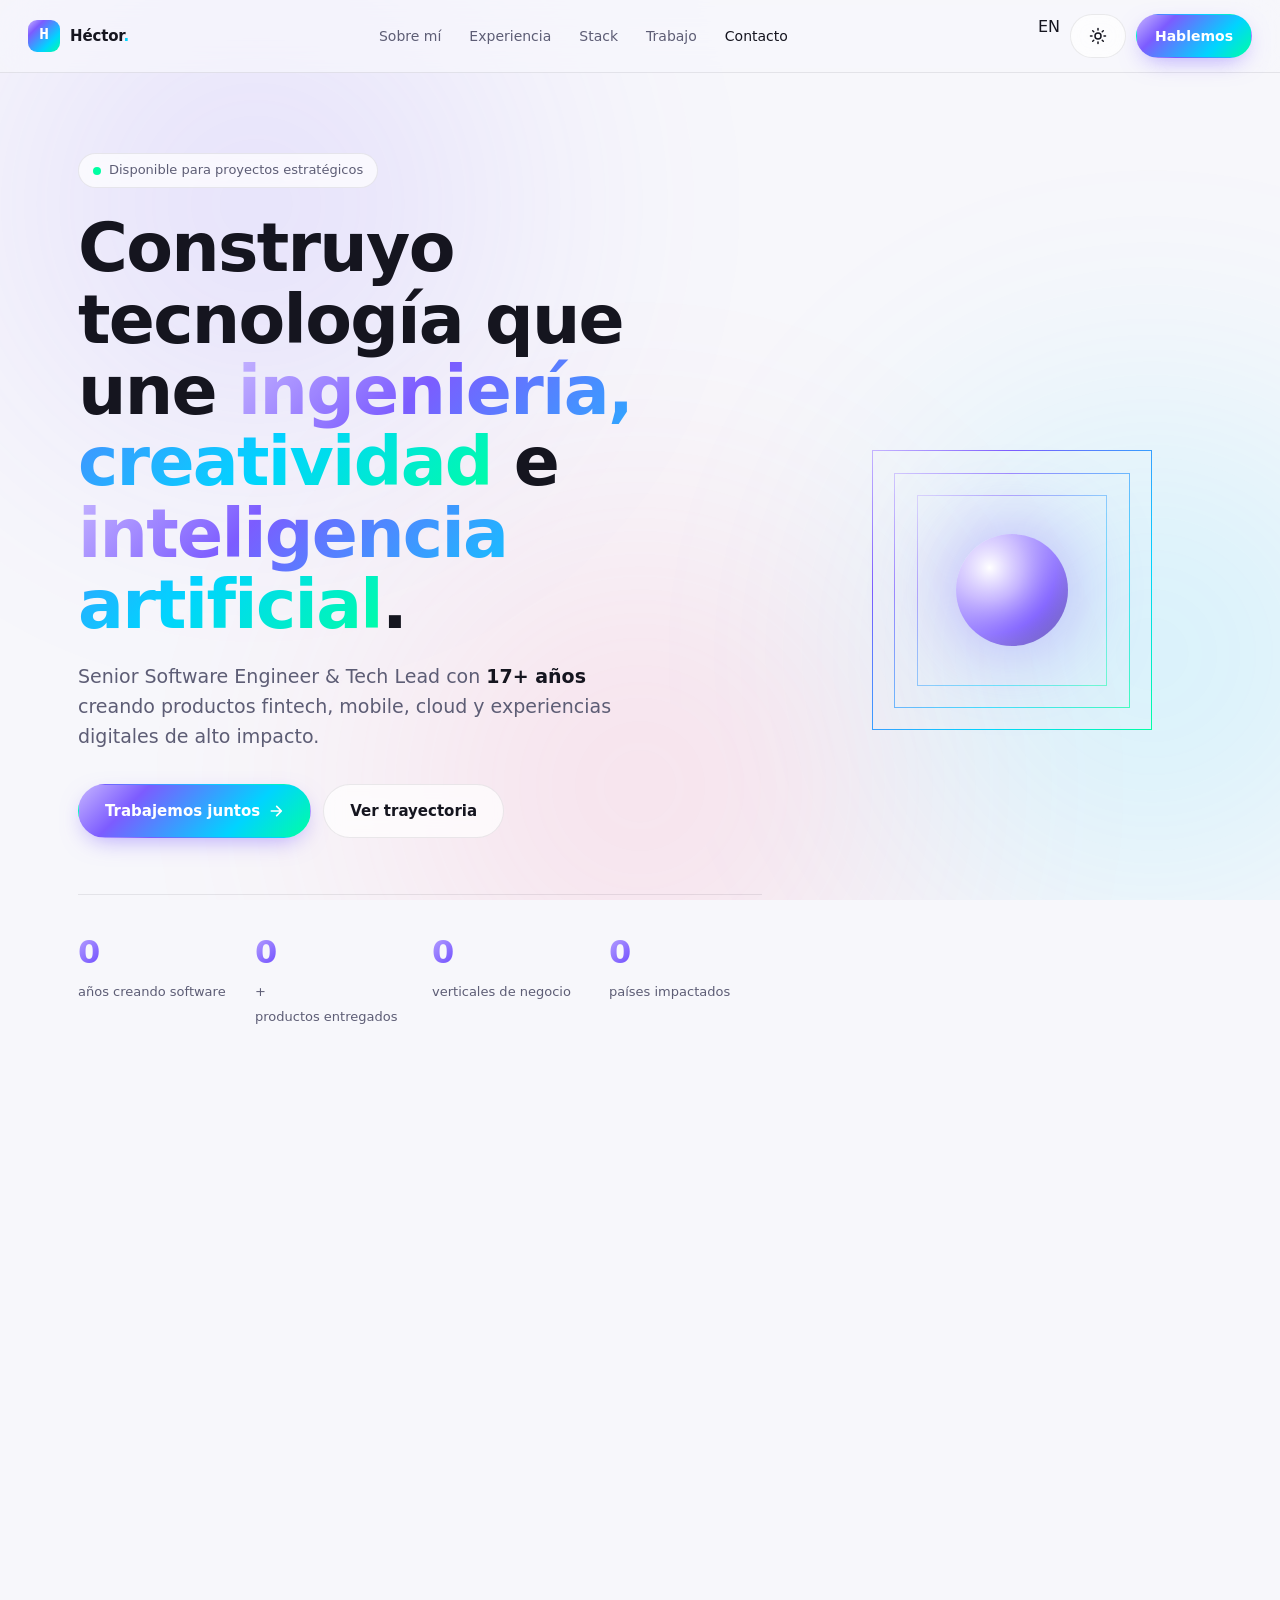
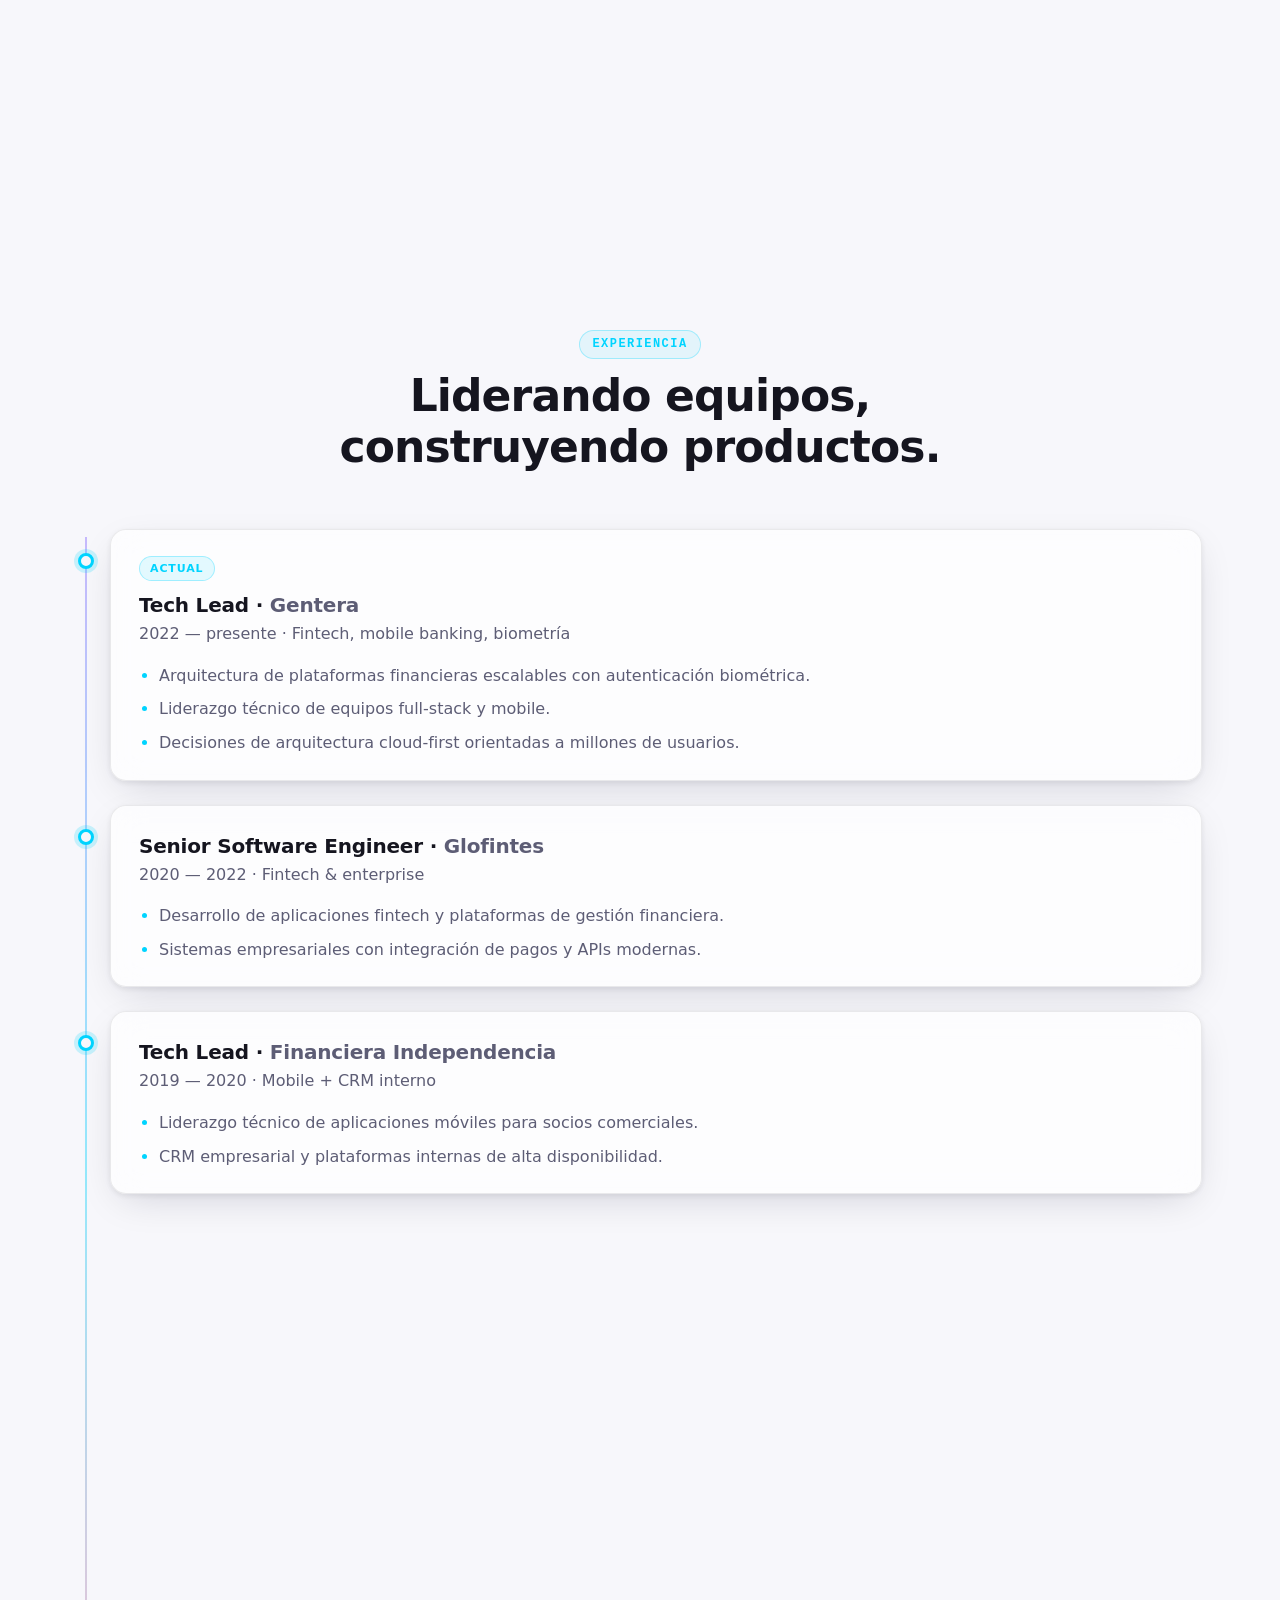
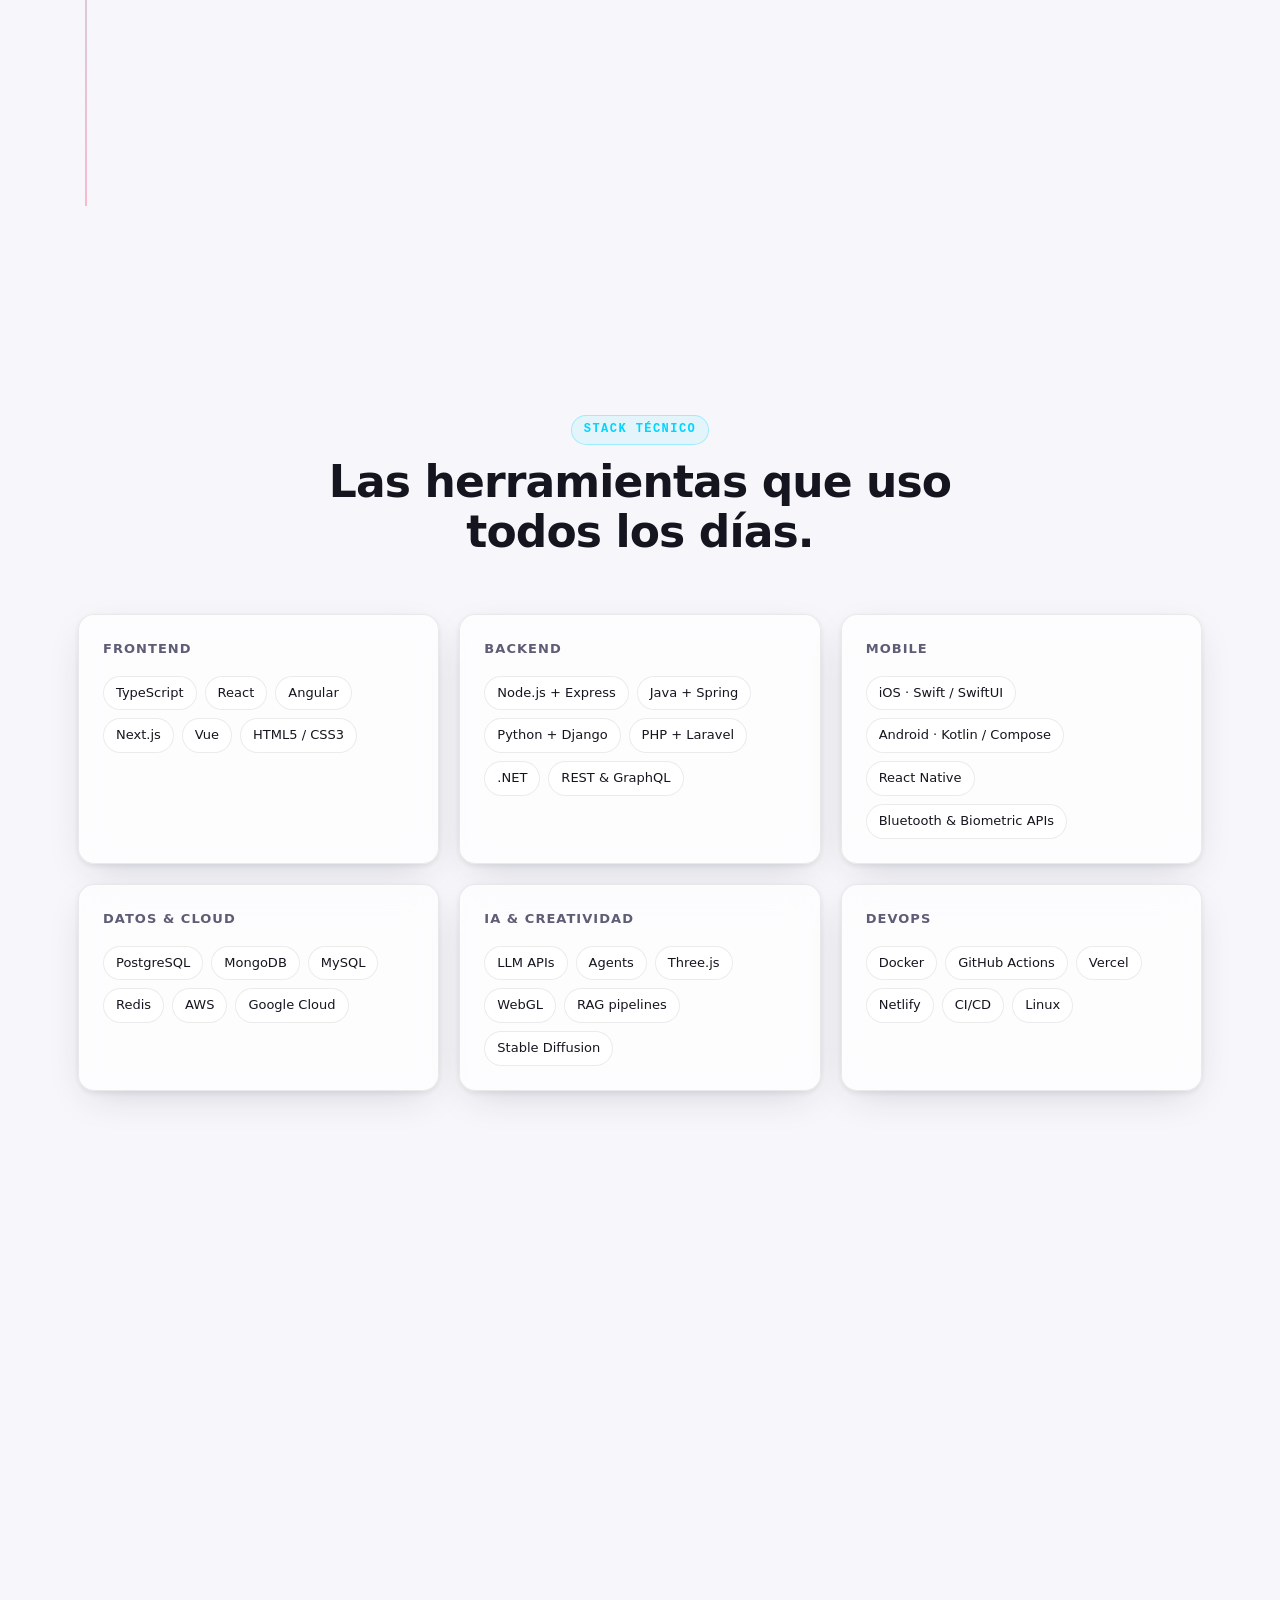
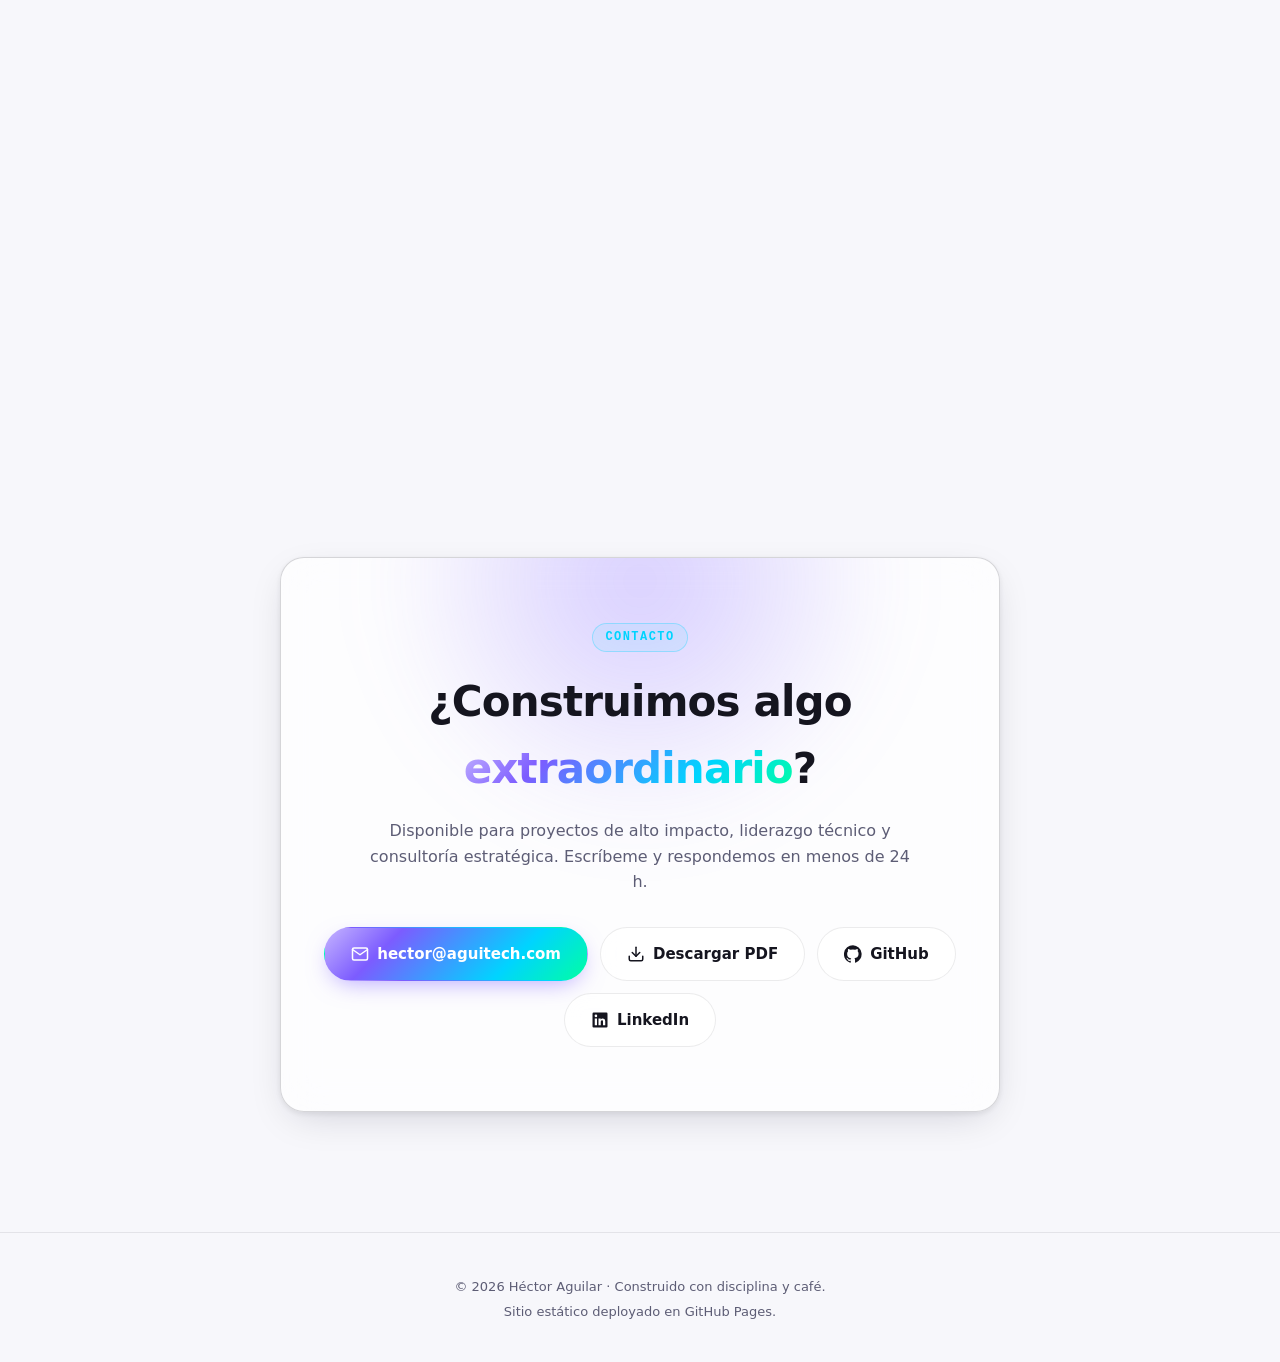
<file: index.html>
<!doctype html>
<html lang="es" data-theme="dark">
<head>
  <meta charset="utf-8" />
  <meta name="viewport" content="width=device-width, initial-scale=1, viewport-fit=cover" />
  <title>Héctor Aguilar — Senior Software Engineer & Tech Lead</title>
  <meta name="description" content="Senior Software Engineer con 17+ años construyendo fintech, mobile, plataformas cloud y productos digitales. iOS, Android, Web, AI." />
  <meta name="theme-color" content="#0a0a0f" />
  <meta name="color-scheme" content="dark light" />

  <!-- Open Graph -->
  <meta property="og:type" content="profile" />
  <meta property="og:title" content="Héctor Aguilar — Senior Software Engineer & Tech Lead" />
  <meta property="og:description" content="17+ años construyendo fintech, mobile, AI y plataformas escalables." />
  <meta property="og:locale" content="es_MX" />

  <link rel="icon" type="image/svg+xml" href="data:image/svg+xml,%3Csvg xmlns='http://www.w3.org/2000/svg' viewBox='0 0 32 32'%3E%3Cdefs%3E%3ClinearGradient id='g' x1='0' x2='1' y1='0' y2='1'%3E%3Cstop offset='0' stop-color='%237c5cff'/%3E%3Cstop offset='1' stop-color='%2300d4ff'/%3E%3C/linearGradient%3E%3C/defs%3E%3Crect width='32' height='32' rx='8' fill='url(%23g)'/%3E%3Ctext x='16' y='22' text-anchor='middle' font-family='ui-monospace,SF Mono,monospace' font-size='18' font-weight='800' fill='white'%3EH%3C/text%3E%3C/svg%3E" />

  <link rel="stylesheet" href="styles.css" />
</head>
<body>

<!-- Aurora background -->
<div class="aurora" aria-hidden="true">
  <span class="aurora__blob aurora__blob--1"></span>
  <span class="aurora__blob aurora__blob--2"></span>
  <span class="aurora__blob aurora__blob--3"></span>
</div>

<!-- Top nav -->
<header class="topbar" role="banner">
  <a href="#top" class="topbar__brand" aria-label="Inicio">
    <span class="brand-mark" aria-hidden="true">H</span>
    <span class="brand-name">Héctor<span class="brand-dot" aria-hidden="true">.</span></span>
  </a>
  <nav class="topbar__nav" aria-label="Navegación principal">
    <a href="#about">Sobre mí</a>
    <a href="#experience">Experiencia</a>
    <a href="#stack">Stack</a>
    <a href="#work">Trabajo</a>
    <a href="#contact">Contacto</a>
  </nav>
  <div class="topbar__actions">
    <a class="lang-switch" href="en/" aria-label="English version" lang="en" hreflang="en">EN</a>
    <button class="btn btn--ghost" id="theme-toggle" type="button" aria-label="Cambiar tema">
      <svg width="18" height="18" viewBox="0 0 24 24" fill="none" stroke="currentColor" stroke-width="2" stroke-linecap="round" stroke-linejoin="round" aria-hidden="true"><circle cx="12" cy="12" r="4"/><path d="M12 2v2M12 20v2M4.93 4.93l1.41 1.41M17.66 17.66l1.41 1.41M2 12h2M20 12h2M4.93 19.07l1.41-1.41M17.66 6.34l1.41-1.41"/></svg>
    </button>
    <a class="btn btn--primary" href="#contact">Hablemos</a>
  </div>
</header>

<main id="top">

  <!-- HERO -->
  <section class="hero" aria-labelledby="hero-title">
    <div class="hero__inner reveal">
      <span class="chip">
        <span class="chip__pulse" aria-hidden="true"></span>
        Disponible para proyectos estratégicos
      </span>
      <h1 id="hero-title" class="hero__title">
        Construyo tecnología que une
        <span class="grad">ingeniería, creatividad</span>
        e <span class="grad">inteligencia artificial</span>.
      </h1>
      <p class="hero__subtitle">
        Senior Software Engineer &amp; Tech Lead con <strong>17+ años</strong> creando productos fintech, mobile, cloud
        y experiencias digitales de alto impacto.
      </p>
      <div class="hero__cta">
        <a class="btn btn--primary btn--lg" href="#contact">
          Trabajemos juntos
          <svg width="16" height="16" viewBox="0 0 24 24" fill="none" stroke="currentColor" stroke-width="2.5" stroke-linecap="round" stroke-linejoin="round" aria-hidden="true"><path d="M5 12h14M13 5l7 7-7 7"/></svg>
        </a>
        <a class="btn btn--ghost btn--lg" href="#experience">
          Ver trayectoria
        </a>
      </div>
      <ul class="hero__stats" role="list">
        <li>
          <strong data-count="17">0</strong>
          <span>años creando software</span>
        </li>
        <li>
          <strong data-count="80">0</strong><span>+</span>
          <span>productos entregados</span>
        </li>
        <li>
          <strong data-count="6">0</strong>
          <span>verticales de negocio</span>
        </li>
        <li>
          <strong data-count="12">0</strong>
          <span>países impactados</span>
        </li>
      </ul>
    </div>
    <div class="hero__art" aria-hidden="true">
      <div class="orb">
        <div class="orb__core"></div>
        <div class="orb__ring orb__ring--1"></div>
        <div class="orb__ring orb__ring--2"></div>
        <div class="orb__ring orb__ring--3"></div>
      </div>
    </div>
  </section>

  <!-- ABOUT -->
  <section id="about" class="section" aria-labelledby="about-title">
    <header class="section__head reveal">
      <span class="eyebrow">Sobre mí</span>
      <h2 id="about-title" class="section__title">
        Ingeniero de software con visión de producto.
      </h2>
    </header>
    <div class="grid grid--2 reveal">
      <div class="card card--prose">
        <p>
          Multidisciplinario. Diseño arquitecturas robustas, lidero equipos y transformo ideas en productos reales que escalan.
          Combino ingeniería, diseño de producto, IA y estrategia digital moderna para construir soluciones que generan impacto real.
        </p>
        <p>
          He trabajado en fintech, banca móvil, gobierno, retail, real estate y plataformas SaaS. Me obsesiona la calidad técnica
          y la experiencia de usuario. Cuando no estoy codeando, estoy prototipando con IA o explorando nuevos frameworks.
        </p>
      </div>
      <div class="card card--pillars">
        <h3 class="card__title">Pilares profesionales</h3>
        <ul class="pillars" role="list">
          <li><span class="pillars__dot" style="--c:#7c5cff"></span><strong>IA</strong><span>Sistemas inteligentes y automatización</span></li>
          <li><span class="pillars__dot" style="--c:#00d4ff"></span><strong>3D</strong><span>Experiencias interactivas e inmersivas</span></li>
          <li><span class="pillars__dot" style="--c:#00ffa3"></span><strong>Fintech</strong><span>Soluciones financieras escalables</span></li>
          <li><span class="pillars__dot" style="--c:#ffb800"></span><strong>Startups</strong><span>Ejecución rápida de producto</span></li>
        </ul>
      </div>
    </div>
  </section>

  <!-- EXPERIENCE -->
  <section id="experience" class="section" aria-labelledby="exp-title">
    <header class="section__head reveal">
      <span class="eyebrow">Experiencia</span>
      <h2 id="exp-title" class="section__title">Liderando equipos, construyendo productos.</h2>
    </header>

    <ol class="timeline" role="list">
      <li class="timeline__item reveal">
        <div class="timeline__dot" aria-hidden="true"></div>
        <article class="card timeline__card">
          <header>
            <span class="badge">Actual</span>
            <h3>Tech Lead · <span class="muted">Gentera</span></h3>
            <p class="muted">2022 — presente · Fintech, mobile banking, biometría</p>
          </header>
          <ul>
            <li>Arquitectura de plataformas financieras escalables con autenticación biométrica.</li>
            <li>Liderazgo técnico de equipos full-stack y mobile.</li>
            <li>Decisiones de arquitectura cloud-first orientadas a millones de usuarios.</li>
          </ul>
        </article>
      </li>

      <li class="timeline__item reveal">
        <div class="timeline__dot" aria-hidden="true"></div>
        <article class="card timeline__card">
          <header>
            <h3>Senior Software Engineer · <span class="muted">Glofintes</span></h3>
            <p class="muted">2020 — 2022 · Fintech &amp; enterprise</p>
          </header>
          <ul>
            <li>Desarrollo de aplicaciones fintech y plataformas de gestión financiera.</li>
            <li>Sistemas empresariales con integración de pagos y APIs modernas.</li>
          </ul>
        </article>
      </li>

      <li class="timeline__item reveal">
        <div class="timeline__dot" aria-hidden="true"></div>
        <article class="card timeline__card">
          <header>
            <h3>Tech Lead · <span class="muted">Financiera Independencia</span></h3>
            <p class="muted">2019 — 2020 · Mobile + CRM interno</p>
          </header>
          <ul>
            <li>Liderazgo técnico de aplicaciones móviles para socios comerciales.</li>
            <li>CRM empresarial y plataformas internas de alta disponibilidad.</li>
          </ul>
        </article>
      </li>

      <li class="timeline__item reveal">
        <div class="timeline__dot" aria-hidden="true"></div>
        <article class="card timeline__card">
          <header>
            <h3>Software Architect · <span class="muted">YOIN</span></h3>
            <p class="muted">2018 — 2019 · PropTech / Condominios</p>
          </header>
          <ul>
            <li>Plataforma integral para administración de residenciales y condominios.</li>
            <li>Apps iOS/Android con control de acceso, reservas y pagos de mantenimiento.</li>
          </ul>
        </article>
      </li>

      <li class="timeline__item reveal">
        <div class="timeline__dot" aria-hidden="true"></div>
        <article class="card timeline__card">
          <header>
            <h3>Senior Engineer · <span class="muted">BBVA Bancomer · IXE · Infonavit</span></h3>
            <p class="muted">2014 — 2018 · Banca &amp; gobierno</p>
          </header>
          <ul>
            <li>Aplicaciones oficiales Infonavit para consulta de semanas cotizadas.</li>
            <li>Sitios, intranets y plataformas para banca mexicana.</li>
          </ul>
        </article>
      </li>

      <li class="timeline__item reveal">
        <div class="timeline__dot" aria-hidden="true"></div>
        <article class="card timeline__card">
          <header>
            <h3>Full-Stack Engineer · <span class="muted">Freelance &amp; Aguitech</span></h3>
            <p class="muted">2007 — 2014 · 30+ sitios y apps entregadas</p>
          </header>
          <ul>
            <li>Sitios web, e-commerce, CMS y apps para marcas como Colgate, Telcel, Hpnotiq, Sony.</li>
            <li>Stack PHP/Java/MySQL + primeros productos móviles Android/iOS.</li>
          </ul>
        </article>
      </li>
    </ol>
  </section>

  <!-- STACK -->
  <section id="stack" class="section" aria-labelledby="stack-title">
    <header class="section__head reveal">
      <span class="eyebrow">Stack técnico</span>
      <h2 id="stack-title" class="section__title">Las herramientas que uso todos los días.</h2>
    </header>

    <div class="stack-grid reveal">
      <article class="card stack-card">
        <h3 class="stack-card__title">Frontend</h3>
        <ul class="tags" role="list">
          <li>TypeScript</li><li>React</li><li>Angular</li><li>Next.js</li><li>Vue</li><li>HTML5 / CSS3</li>
        </ul>
      </article>
      <article class="card stack-card">
        <h3 class="stack-card__title">Backend</h3>
        <ul class="tags" role="list">
          <li>Node.js + Express</li><li>Java + Spring</li><li>Python + Django</li><li>PHP + Laravel</li><li>.NET</li><li>REST &amp; GraphQL</li>
        </ul>
      </article>
      <article class="card stack-card">
        <h3 class="stack-card__title">Mobile</h3>
        <ul class="tags" role="list">
          <li>iOS · Swift / SwiftUI</li><li>Android · Kotlin / Compose</li><li>React Native</li><li>Bluetooth &amp; Biometric APIs</li>
        </ul>
      </article>
      <article class="card stack-card">
        <h3 class="stack-card__title">Datos &amp; Cloud</h3>
        <ul class="tags" role="list">
          <li>PostgreSQL</li><li>MongoDB</li><li>MySQL</li><li>Redis</li><li>AWS</li><li>Google Cloud</li>
        </ul>
      </article>
      <article class="card stack-card">
        <h3 class="stack-card__title">IA &amp; Creatividad</h3>
        <ul class="tags" role="list">
          <li>LLM APIs</li><li>Agents</li><li>Three.js</li><li>WebGL</li><li>RAG pipelines</li><li>Stable Diffusion</li>
        </ul>
      </article>
      <article class="card stack-card">
        <h3 class="stack-card__title">DevOps</h3>
        <ul class="tags" role="list">
          <li>Docker</li><li>GitHub Actions</li><li>Vercel</li><li>Netlify</li><li>CI/CD</li><li>Linux</li>
        </ul>
      </article>
    </div>
  </section>

  <!-- SELECTED WORK -->
  <section id="work" class="section" aria-labelledby="work-title">
    <header class="section__head reveal">
      <span class="eyebrow">Trabajo seleccionado</span>
      <h2 id="work-title" class="section__title">Algunos productos que he construido.</h2>
    </header>

    <div class="grid grid--3 reveal">
      <article class="card work-card">
        <div class="work-card__icon" style="--c:#7c5cff">
          <svg width="24" height="24" viewBox="0 0 24 24" fill="none" stroke="currentColor" stroke-width="2" stroke-linecap="round" stroke-linejoin="round"><rect x="2" y="3" width="20" height="14" rx="2"/><path d="M8 21h8M12 17v4"/></svg>
        </div>
        <h3>Plataformas Fintech</h3>
        <p>Aplicaciones de mobile banking, autenticación biométrica y ecosistemas financieros escalables para Gentera y Glofintes.</p>
      </article>

      <article class="card work-card">
        <div class="work-card__icon" style="--c:#00d4ff">
          <svg width="24" height="24" viewBox="0 0 24 24" fill="none" stroke="currentColor" stroke-width="2" stroke-linecap="round" stroke-linejoin="round"><path d="M3 3h7v7H3zM14 3h7v7h-7zM14 14h7v7h-7zM3 14h7v7H3z"/></svg>
        </div>
        <h3>YOIN · PropTech</h3>
        <p>Plataforma integral para administración de condominios: control de acceso, reservas, pagos y amenidades.</p>
      </article>

      <article class="card work-card">
        <div class="work-card__icon" style="--c:#00ffa3">
          <svg width="24" height="24" viewBox="0 0 24 24" fill="none" stroke="currentColor" stroke-width="2" stroke-linecap="round" stroke-linejoin="round"><path d="M12 2L2 7l10 5 10-5-10-5z"/><path d="M2 17l10 5 10-5M2 12l10 5 10-5"/></svg>
        </div>
        <h3>Infonavit · Banca</h3>
        <p>App oficial para consulta de semanas cotizadas. Integración con APIs gubernamentales y autenticación segura.</p>
      </article>

      <article class="card work-card">
        <div class="work-card__icon" style="--c:#ffb800">
          <svg width="24" height="24" viewBox="0 0 24 24" fill="none" stroke="currentColor" stroke-width="2" stroke-linecap="round" stroke-linejoin="round"><path d="M20.84 4.61a5.5 5.5 0 0 0-7.78 0L12 5.67l-1.06-1.06a5.5 5.5 0 0 0-7.78 7.78l1.06 1.06L12 21.23l7.78-7.78 1.06-1.06a5.5 5.5 0 0 0 0-7.78z"/></svg>
        </div>
        <h3>Zungu · Veterinaria</h3>
        <p>App móvil con historial médico completo de mascotas, recordatorios de vacunas y directorio veterinario.</p>
      </article>

      <article class="card work-card">
        <div class="work-card__icon" style="--c:#ff5c8a">
          <svg width="24" height="24" viewBox="0 0 24 24" fill="none" stroke="currentColor" stroke-width="2" stroke-linecap="round" stroke-linejoin="round"><path d="M23 19a2 2 0 0 1-2 2H3a2 2 0 0 1-2-2V8a2 2 0 0 1 2-2h4l2-3h6l2 3h4a2 2 0 0 1 2 2z"/><circle cx="12" cy="13" r="4"/></svg>
        </div>
        <h3>Samemoon · Foto grupal</h3>
        <p>Collage fotográfico en tiempo real: trigger sincronizado entre múltiples cámaras y composición automática.</p>
      </article>

      <article class="card work-card">
        <div class="work-card__icon" style="--c:#7c5cff">
          <svg width="24" height="24" viewBox="0 0 24 24" fill="none" stroke="currentColor" stroke-width="2" stroke-linecap="round" stroke-linejoin="round"><path d="M21 16V8a2 2 0 0 0-1-1.73l-7-4a2 2 0 0 0-2 0l-7 4A2 2 0 0 0 3 8v8a2 2 0 0 0 1 1.73l7 4a2 2 0 0 0 2 0l7-4A2 2 0 0 0 21 16z"/><path d="M3.27 6.96L12 12.01l8.73-5.05M12 22.08V12"/></svg>
        </div>
        <h3>OCCESSA · Eventos</h3>
        <p>Plataforma de reseñas e historial de eventos para OCCESSA con panel admin y apps móviles nativas.</p>
      </article>
    </div>
  </section>

  <!-- CONTACT -->
  <section id="contact" class="section section--cta" aria-labelledby="contact-title">
    <div class="cta reveal">
      <span class="eyebrow">Contacto</span>
      <h2 id="contact-title" class="cta__title">
        ¿Construimos algo
        <span class="grad">extraordinario</span>?
      </h2>
      <p class="cta__text">
        Disponible para proyectos de alto impacto, liderazgo técnico y consultoría estratégica.
        Escríbeme y respondemos en menos de 24 h.
      </p>
      <div class="cta__actions">
        <a class="btn btn--primary btn--lg" href="mailto:hector@aguitech.com">
          <svg width="18" height="18" viewBox="0 0 24 24" fill="none" stroke="currentColor" stroke-width="2" stroke-linecap="round" stroke-linejoin="round" aria-hidden="true"><path d="M4 4h16c1.1 0 2 .9 2 2v12c0 1.1-.9 2-2 2H4c-1.1 0-2-.9-2-2V6c0-1.1.9-2 2-2z"/><path d="M22 6l-10 7L2 6"/></svg>
          hector@aguitech.com
        </a>
        <a class="btn btn--ghost btn--lg" href="pdf/curriculumvitae.pdf" target="_blank" rel="noopener" download>
          <svg width="18" height="18" viewBox="0 0 24 24" fill="none" stroke="currentColor" stroke-width="2" stroke-linecap="round" stroke-linejoin="round" aria-hidden="true"><path d="M21 15v4a2 2 0 0 1-2 2H5a2 2 0 0 1-2-2v-4"/><polyline points="7 10 12 15 17 10"/><line x1="12" y1="15" x2="12" y2="3"/></svg>
          Descargar PDF
        </a>
        <a class="btn btn--ghost btn--lg" href="https://github.com/aguitech" target="_blank" rel="noopener">
          <svg width="18" height="18" viewBox="0 0 24 24" fill="currentColor" aria-hidden="true"><path d="M12 .3a12 12 0 0 0-3.8 23.4c.6.1.8-.3.8-.6v-2c-3.3.7-4-1.6-4-1.6-.6-1.4-1.4-1.8-1.4-1.8-1-.7.1-.7.1-.7 1.2.1 1.8 1.2 1.8 1.2 1 1.8 2.8 1.3 3.5 1 .1-.8.4-1.3.7-1.6-2.7-.3-5.5-1.3-5.5-6 0-1.3.5-2.4 1.2-3.2-.1-.3-.5-1.5.1-3.2 0 0 1-.3 3.3 1.2a11.5 11.5 0 0 1 6 0c2.3-1.5 3.3-1.2 3.3-1.2.6 1.7.2 2.9.1 3.2.8.8 1.2 1.9 1.2 3.2 0 4.6-2.8 5.6-5.5 5.9.4.4.8 1.1.8 2.2v3.3c0 .3.2.7.8.6A12 12 0 0 0 12 .3"/></svg>
          GitHub
        </a>
        <a class="btn btn--ghost btn--lg" href="https://www.linkedin.com/in/hectoraguilar" target="_blank" rel="noopener">
          <svg width="18" height="18" viewBox="0 0 24 24" fill="currentColor" aria-hidden="true"><path d="M20.5 2h-17A1.5 1.5 0 0 0 2 3.5v17A1.5 1.5 0 0 0 3.5 22h17a1.5 1.5 0 0 0 1.5-1.5v-17A1.5 1.5 0 0 0 20.5 2zM8 19H5v-9h3zM6.5 8.25A1.75 1.75 0 1 1 8.3 6.5a1.78 1.78 0 0 1-1.8 1.75zM19 19h-3v-4.74c0-1.42-.6-1.93-1.38-1.93A1.74 1.74 0 0 0 13 14.19a.66.66 0 0 0 0 .14V19h-3v-9h2.9v1.3a3.11 3.11 0 0 1 2.7-1.4c1.55 0 3.36.86 3.36 3.66z"/></svg>
          LinkedIn
        </a>
      </div>
    </div>
  </section>
</main>

<footer class="footer" role="contentinfo">
  <p>© <span id="year"></span> Héctor Aguilar · Construido con disciplina y café.</p>
  <p class="muted">Sitio estático deployado en GitHub Pages.</p>
</footer>

<script src="script.js" defer></script>
</body>
</html>
</file>
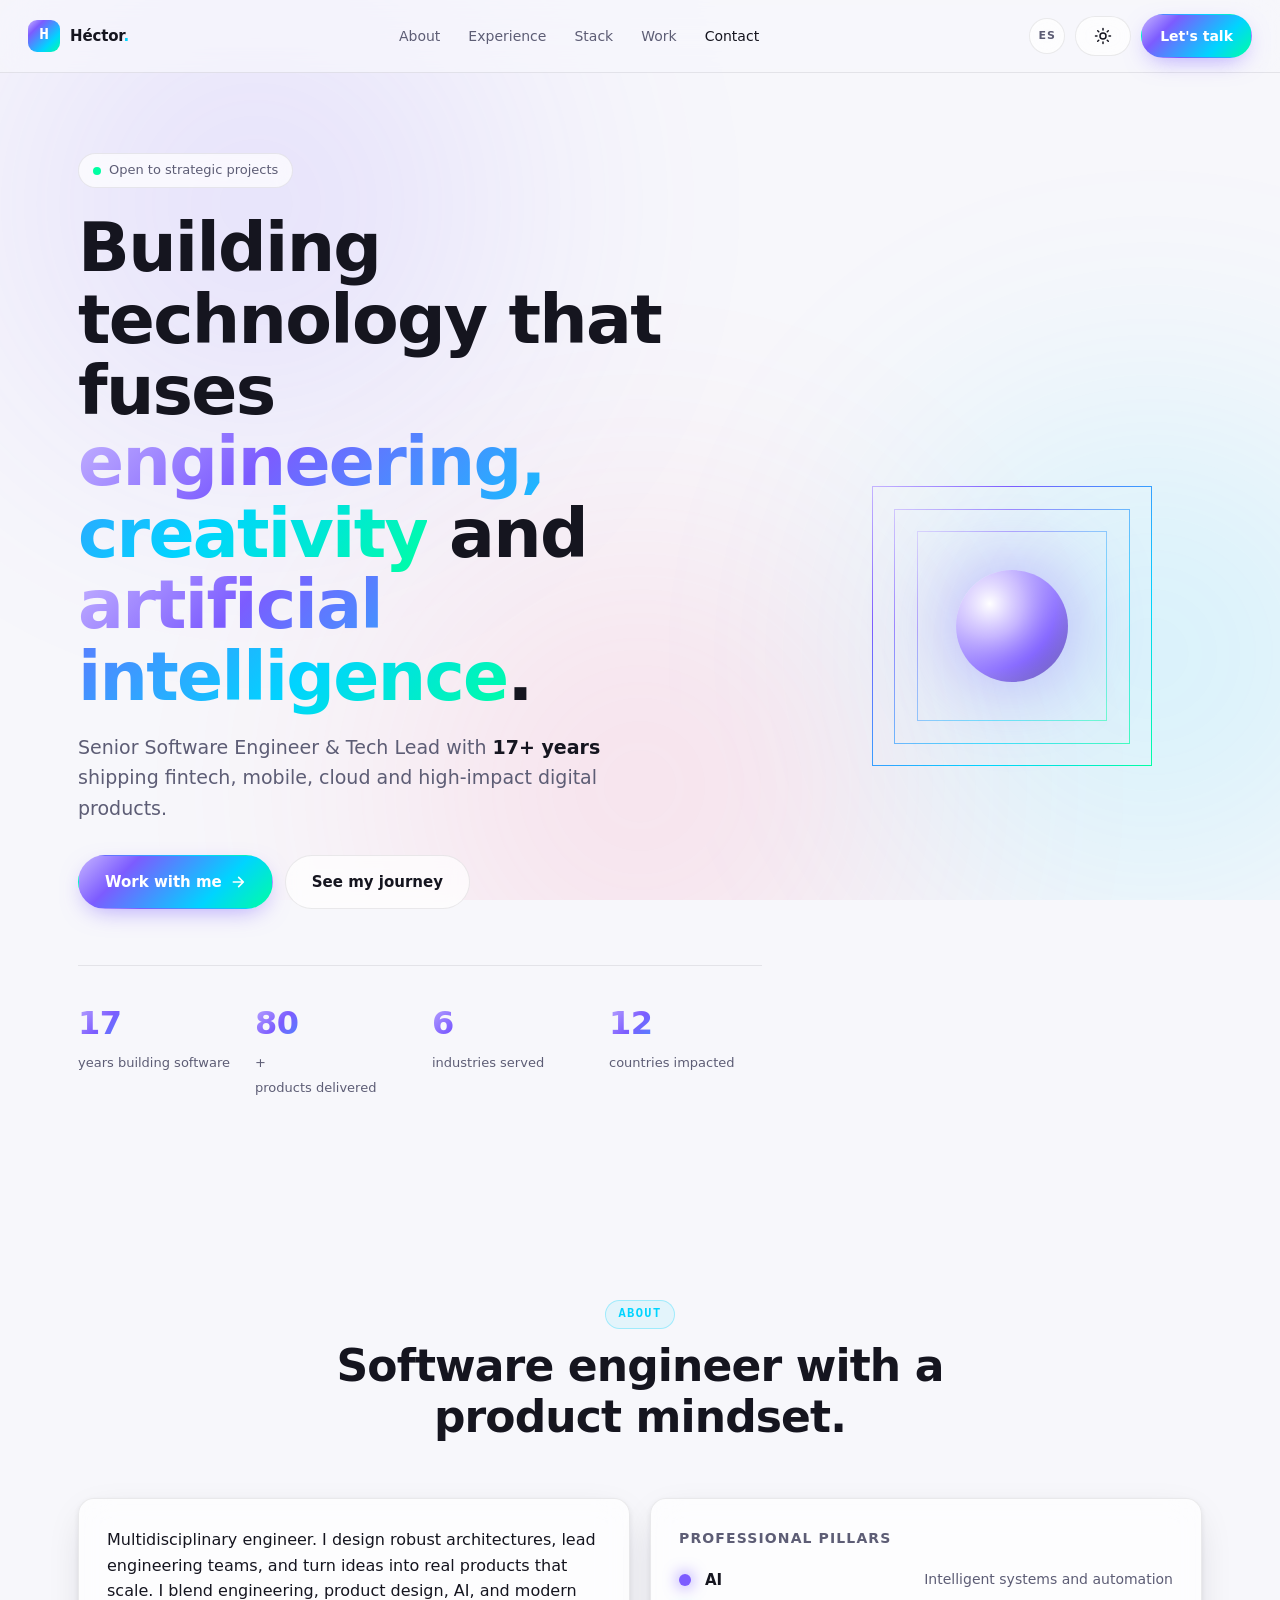
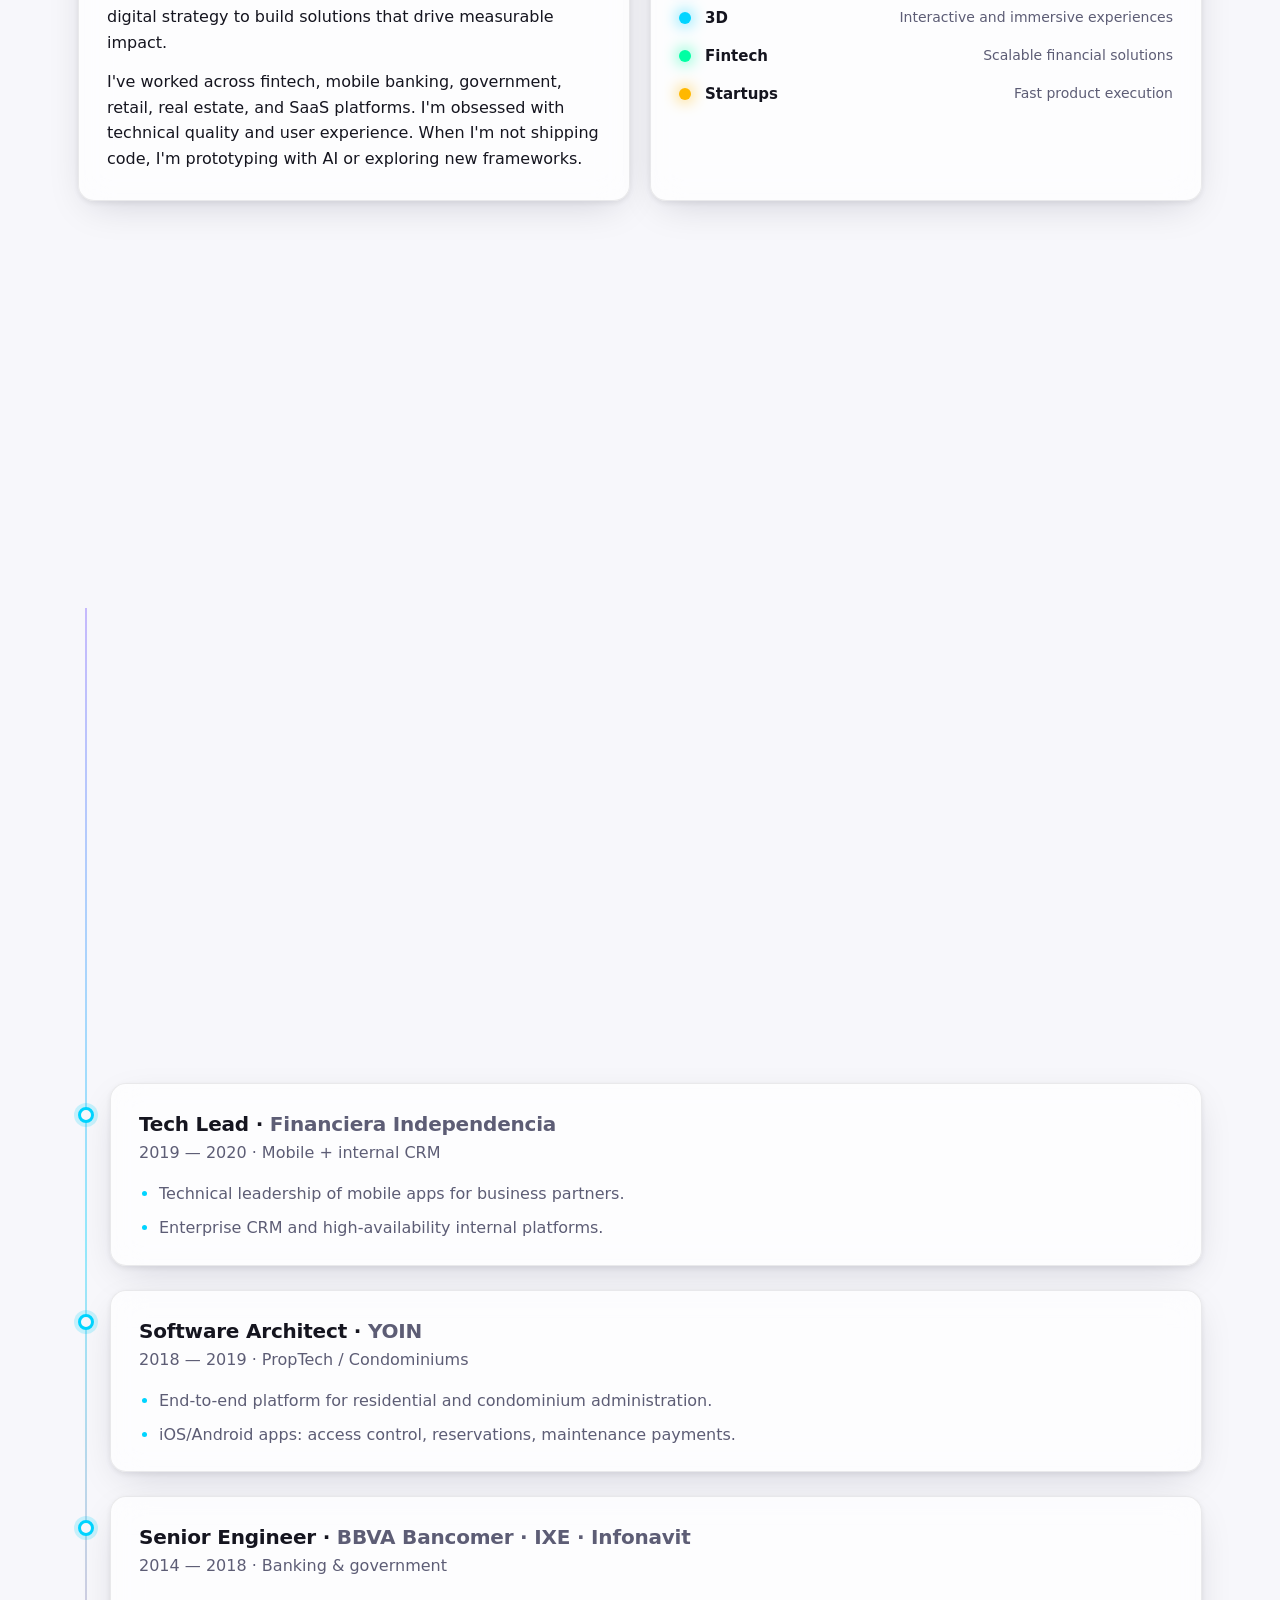
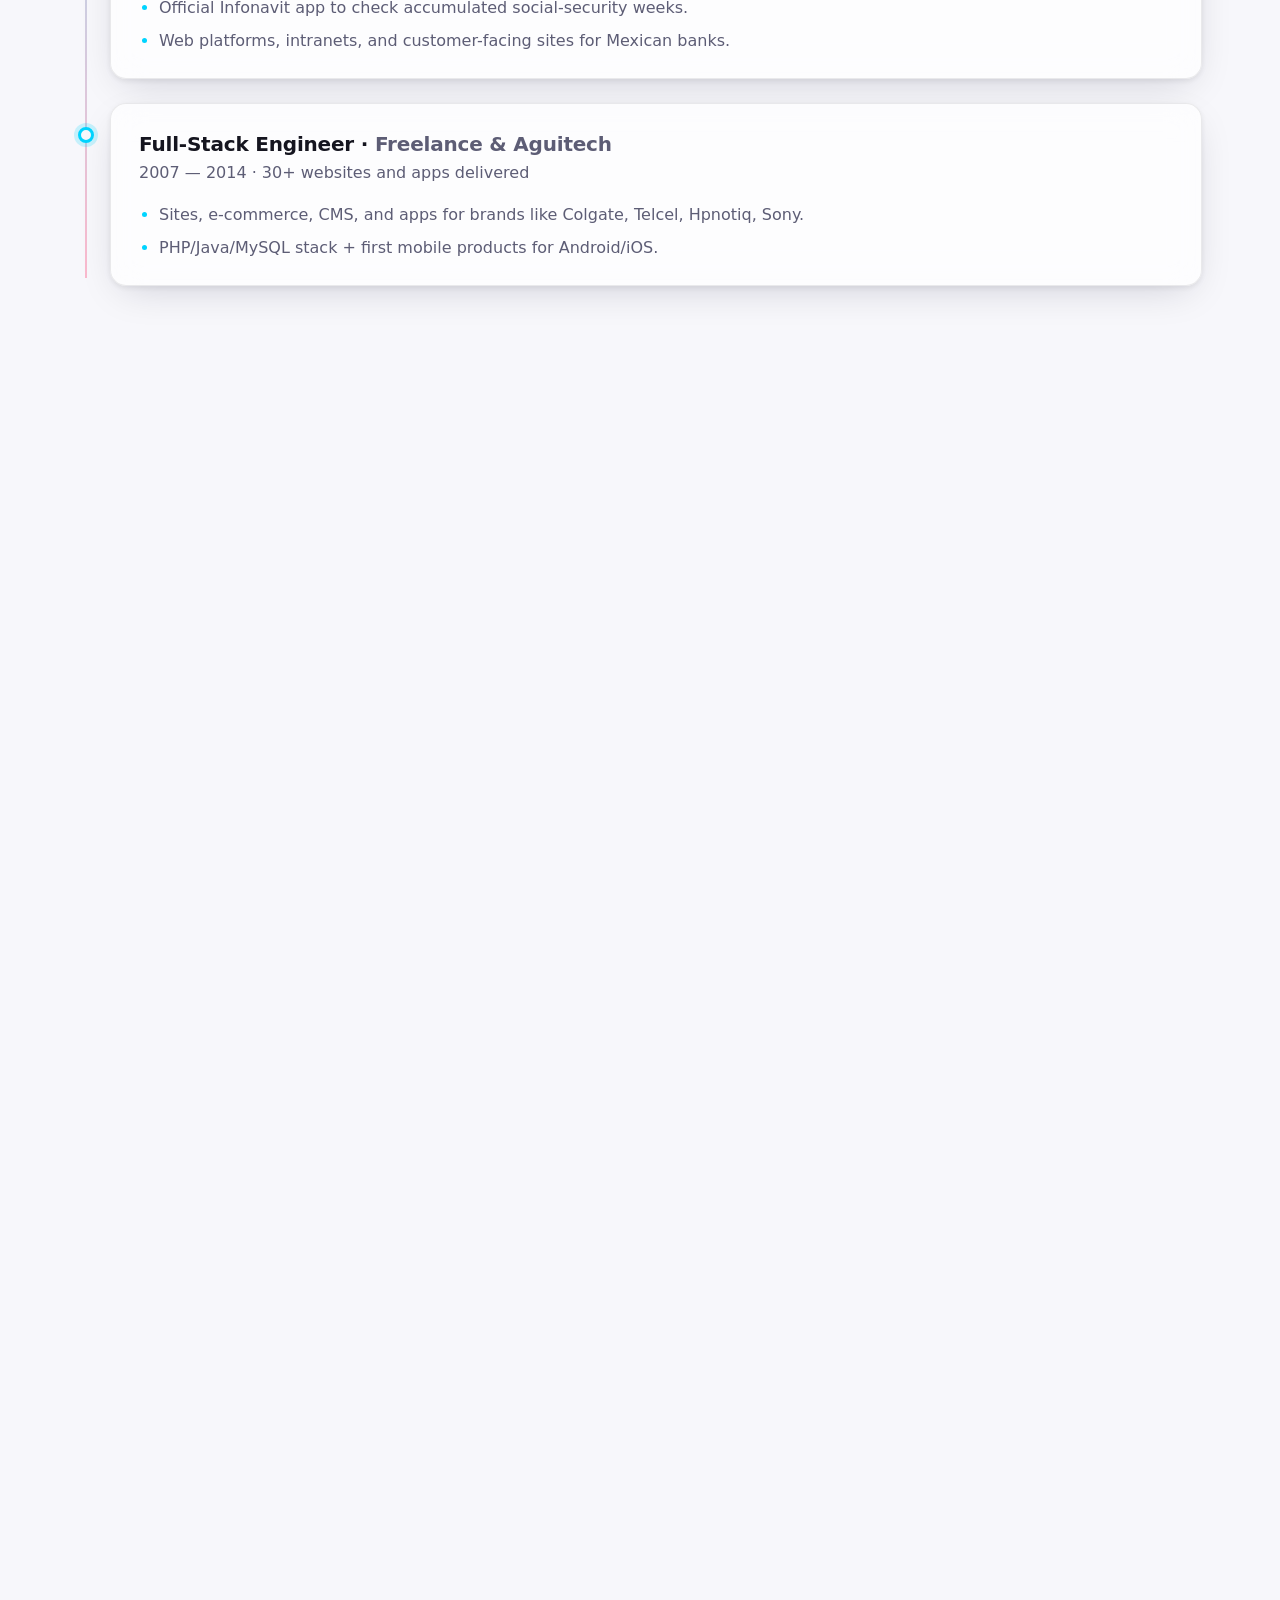
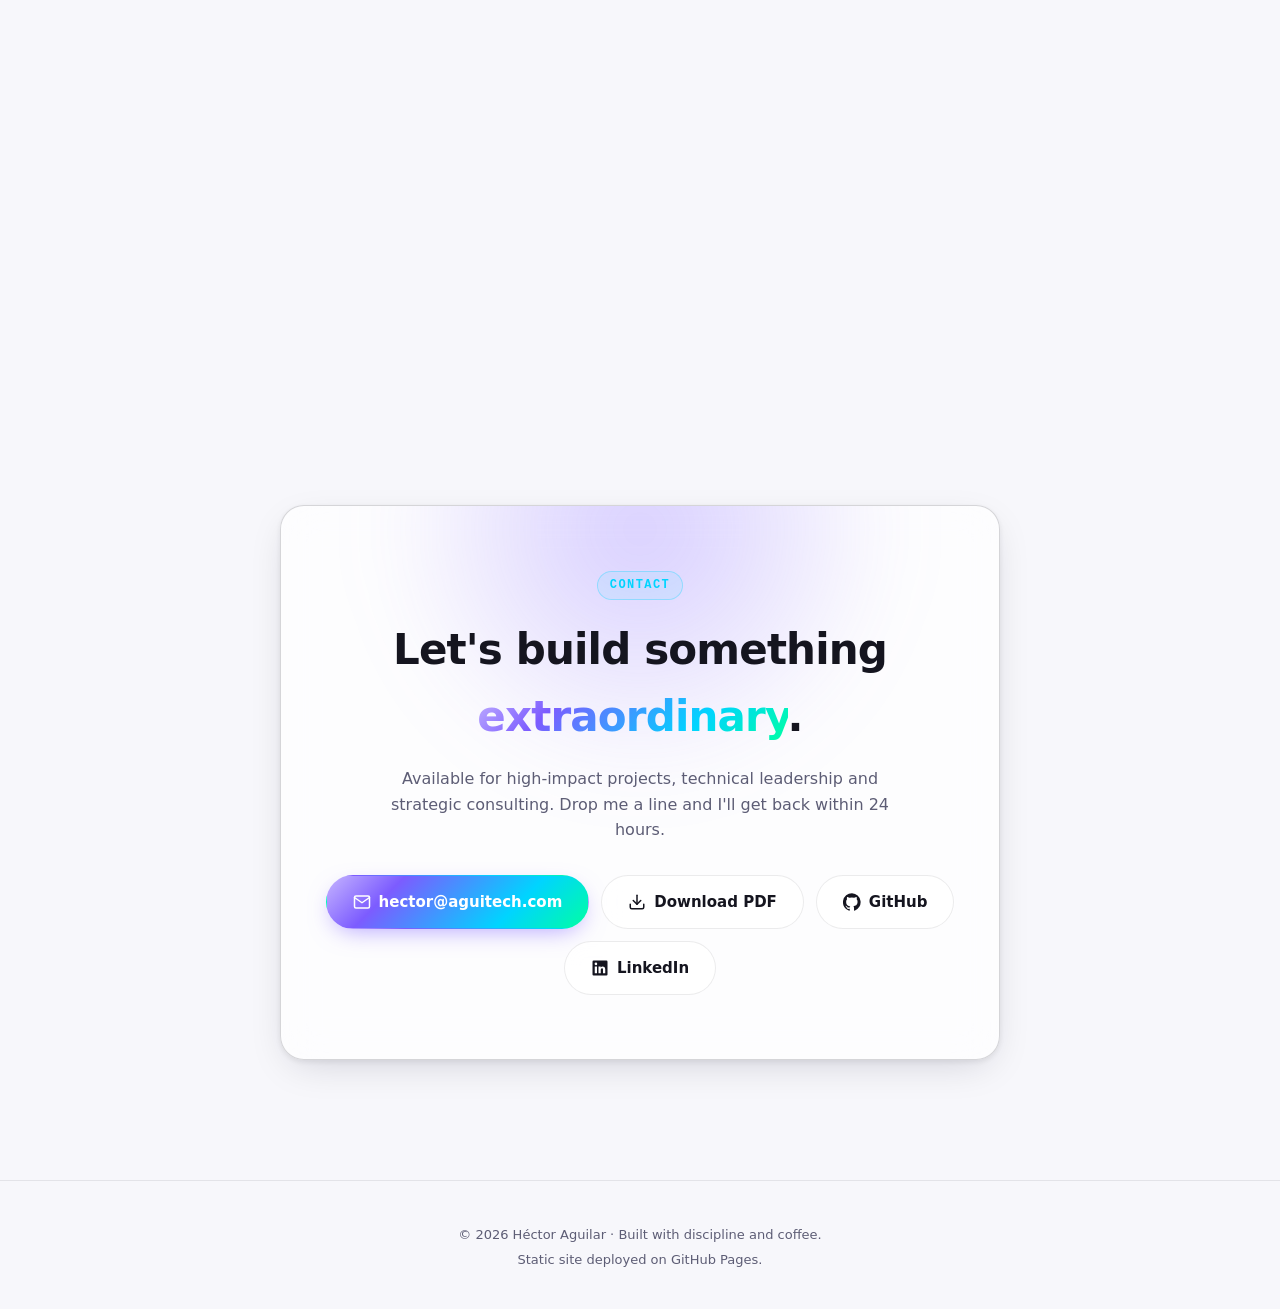
<file: en/index.html>
<!doctype html>
<html lang="en" data-theme="dark">
<head>
  <meta charset="utf-8" />
  <meta name="viewport" content="width=device-width, initial-scale=1, viewport-fit=cover" />
  <title>Héctor Aguilar — Senior Software Engineer & Tech Lead</title>
  <meta name="description" content="Senior Software Engineer with 17+ years building fintech, mobile, cloud platforms and AI-powered digital products. iOS, Android, Web." />
  <meta name="theme-color" content="#0a0a0f" />
  <meta name="color-scheme" content="dark light" />

  <!-- Open Graph -->
  <meta property="og:type" content="profile" />
  <meta property="og:title" content="Héctor Aguilar — Senior Software Engineer & Tech Lead" />
  <meta property="og:description" content="17+ years building fintech, mobile, AI and scalable digital products." />
  <meta property="og:locale" content="en_US" />
  <meta property="og:url" content="https://aguitech.github.io/curriculumvitae/en/" />

  <link rel="icon" type="image/svg+xml" href="data:image/svg+xml,%3Csvg xmlns='http://www.w3.org/2000/svg' viewBox='0 0 32 32'%3E%3Cdefs%3E%3ClinearGradient id='g' x1='0' x2='1' y1='0' y2='1'%3E%3Cstop offset='0' stop-color='%237c5cff'/%3E%3Cstop offset='1' stop-color='%2300d4ff'/%3E%3C/linearGradient%3E%3C/defs%3E%3Crect width='32' height='32' rx='8' fill='url(%23g)'/%3E%3Ctext x='16' y='22' text-anchor='middle' font-family='ui-monospace,SF Mono,monospace' font-size='18' font-weight='800' fill='white'%3EH%3C/text%3E%3C/svg%3E" />

  <link rel="alternate" hreflang="es" href="https://aguitech.github.io/curriculumvitae/" />
  <link rel="alternate" hreflang="en" href="https://aguitech.github.io/curriculumvitae/en/" />
  <link rel="canonical" href="https://aguitech.github.io/curriculumvitae/en/" />

  <link rel="stylesheet" href="styles.css" />
</head>
<body>

<!-- Aurora background -->
<div class="aurora" aria-hidden="true">
  <span class="aurora__blob aurora__blob--1"></span>
  <span class="aurora__blob aurora__blob--2"></span>
  <span class="aurora__blob aurora__blob--3"></span>
</div>

<!-- Top nav -->
<header class="topbar" role="banner">
  <a href="#top" class="topbar__brand" aria-label="Home">
    <span class="brand-mark" aria-hidden="true">H</span>
    <span class="brand-name">Héctor<span class="brand-dot" aria-hidden="true">.</span></span>
  </a>
  <nav class="topbar__nav" aria-label="Primary navigation">
    <a href="#about">About</a>
    <a href="#experience">Experience</a>
    <a href="#stack">Stack</a>
    <a href="#work">Work</a>
    <a href="#contact">Contact</a>
  </nav>
  <div class="topbar__actions">
    <a class="lang-switch" href="../" aria-label="Versión en español" lang="es" hreflang="es">ES</a>
    <button class="btn btn--ghost" id="theme-toggle" type="button" aria-label="Toggle theme">
      <svg width="18" height="18" viewBox="0 0 24 24" fill="none" stroke="currentColor" stroke-width="2" stroke-linecap="round" stroke-linejoin="round" aria-hidden="true"><circle cx="12" cy="12" r="4"/><path d="M12 2v2M12 20v2M4.93 4.93l1.41 1.41M17.66 17.66l1.41 1.41M2 12h2M20 12h2M4.93 19.07l1.41-1.41M17.66 6.34l1.41-1.41"/></svg>
    </button>
    <a class="btn btn--primary" href="#contact">Let's talk</a>
  </div>
</header>

<main id="top">

  <!-- HERO -->
  <section class="hero" aria-labelledby="hero-title">
    <div class="hero__inner reveal">
      <span class="chip">
        <span class="chip__pulse" aria-hidden="true"></span>
        Open to strategic projects
      </span>
      <h1 id="hero-title" class="hero__title">
        Building technology that fuses
        <span class="grad">engineering, creativity</span>
        and <span class="grad">artificial intelligence</span>.
      </h1>
      <p class="hero__subtitle">
        Senior Software Engineer &amp; Tech Lead with <strong>17+ years</strong> shipping fintech, mobile, cloud
        and high-impact digital products.
      </p>
      <div class="hero__cta">
        <a class="btn btn--primary btn--lg" href="#contact">
          Work with me
          <svg width="16" height="16" viewBox="0 0 24 24" fill="none" stroke="currentColor" stroke-width="2.5" stroke-linecap="round" stroke-linejoin="round" aria-hidden="true"><path d="M5 12h14M13 5l7 7-7 7"/></svg>
        </a>
        <a class="btn btn--ghost btn--lg" href="#experience">
          See my journey
        </a>
      </div>
      <ul class="hero__stats" role="list">
        <li>
          <strong data-count="17">0</strong>
          <span>years building software</span>
        </li>
        <li>
          <strong data-count="80">0</strong><span>+</span>
          <span>products delivered</span>
        </li>
        <li>
          <strong data-count="6">0</strong>
          <span>industries served</span>
        </li>
        <li>
          <strong data-count="12">0</strong>
          <span>countries impacted</span>
        </li>
      </ul>
    </div>
    <div class="hero__art" aria-hidden="true">
      <div class="orb">
        <div class="orb__core"></div>
        <div class="orb__ring orb__ring--1"></div>
        <div class="orb__ring orb__ring--2"></div>
        <div class="orb__ring orb__ring--3"></div>
      </div>
    </div>
  </section>

  <!-- ABOUT -->
  <section id="about" class="section" aria-labelledby="about-title">
    <header class="section__head reveal">
      <span class="eyebrow">About</span>
      <h2 id="about-title" class="section__title">
        Software engineer with a product mindset.
      </h2>
    </header>
    <div class="grid grid--2 reveal">
      <div class="card card--prose">
        <p>
          Multidisciplinary engineer. I design robust architectures, lead engineering teams, and turn ideas into
          real products that scale. I blend engineering, product design, AI, and modern digital strategy to build
          solutions that drive measurable impact.
        </p>
        <p>
          I've worked across fintech, mobile banking, government, retail, real estate, and SaaS platforms. I'm
          obsessed with technical quality and user experience. When I'm not shipping code, I'm prototyping
          with AI or exploring new frameworks.
        </p>
      </div>
      <div class="card card--pillars">
        <h3 class="card__title">Professional pillars</h3>
        <ul class="pillars" role="list">
          <li><span class="pillars__dot" style="--c:#7c5cff"></span><strong>AI</strong><span>Intelligent systems and automation</span></li>
          <li><span class="pillars__dot" style="--c:#00d4ff"></span><strong>3D</strong><span>Interactive and immersive experiences</span></li>
          <li><span class="pillars__dot" style="--c:#00ffa3"></span><strong>Fintech</strong><span>Scalable financial solutions</span></li>
          <li><span class="pillars__dot" style="--c:#ffb800"></span><strong>Startups</strong><span>Fast product execution</span></li>
        </ul>
      </div>
    </div>
  </section>

  <!-- EXPERIENCE -->
  <section id="experience" class="section" aria-labelledby="exp-title">
    <header class="section__head reveal">
      <span class="eyebrow">Experience</span>
      <h2 id="exp-title" class="section__title">Leading teams, shipping products.</h2>
    </header>

    <ol class="timeline" role="list">
      <li class="timeline__item reveal">
        <div class="timeline__dot" aria-hidden="true"></div>
        <article class="card timeline__card">
          <header>
            <span class="badge">Current</span>
            <h3>Tech Lead · <span class="muted">Gentera</span></h3>
            <p class="muted">2022 — present · Fintech, mobile banking, biometrics</p>
          </header>
          <ul>
            <li>Architecture for scalable financial platforms with biometric authentication.</li>
            <li>Technical leadership of full-stack and mobile teams.</li>
            <li>Cloud-first architecture decisions serving millions of users.</li>
          </ul>
        </article>
      </li>

      <li class="timeline__item reveal">
        <div class="timeline__dot" aria-hidden="true"></div>
        <article class="card timeline__card">
          <header>
            <h3>Senior Software Engineer · <span class="muted">Glofintes</span></h3>
            <p class="muted">2020 — 2022 · Fintech &amp; enterprise</p>
          </header>
          <ul>
            <li>Fintech applications and financial management platforms.</li>
            <li>Enterprise systems with payment integration and modern APIs.</li>
          </ul>
        </article>
      </li>

      <li class="timeline__item reveal">
        <div class="timeline__dot" aria-hidden="true"></div>
        <article class="card timeline__card">
          <header>
            <h3>Tech Lead · <span class="muted">Financiera Independencia</span></h3>
            <p class="muted">2019 — 2020 · Mobile + internal CRM</p>
          </header>
          <ul>
            <li>Technical leadership of mobile apps for business partners.</li>
            <li>Enterprise CRM and high-availability internal platforms.</li>
          </ul>
        </article>
      </li>

      <li class="timeline__item reveal">
        <div class="timeline__dot" aria-hidden="true"></div>
        <article class="card timeline__card">
          <header>
            <h3>Software Architect · <span class="muted">YOIN</span></h3>
            <p class="muted">2018 — 2019 · PropTech / Condominiums</p>
          </header>
          <ul>
            <li>End-to-end platform for residential and condominium administration.</li>
            <li>iOS/Android apps: access control, reservations, maintenance payments.</li>
          </ul>
        </article>
      </li>

      <li class="timeline__item reveal">
        <div class="timeline__dot" aria-hidden="true"></div>
        <article class="card timeline__card">
          <header>
            <h3>Senior Engineer · <span class="muted">BBVA Bancomer · IXE · Infonavit</span></h3>
            <p class="muted">2014 — 2018 · Banking &amp; government</p>
          </header>
          <ul>
            <li>Official Infonavit app to check accumulated social-security weeks.</li>
            <li>Web platforms, intranets, and customer-facing sites for Mexican banks.</li>
          </ul>
        </article>
      </li>

      <li class="timeline__item reveal">
        <div class="timeline__dot" aria-hidden="true"></div>
        <article class="card timeline__card">
          <header>
            <h3>Full-Stack Engineer · <span class="muted">Freelance &amp; Aguitech</span></h3>
            <p class="muted">2007 — 2014 · 30+ websites and apps delivered</p>
          </header>
          <ul>
            <li>Sites, e-commerce, CMS, and apps for brands like Colgate, Telcel, Hpnotiq, Sony.</li>
            <li>PHP/Java/MySQL stack + first mobile products for Android/iOS.</li>
          </ul>
        </article>
      </li>
    </ol>
  </section>

  <!-- STACK -->
  <section id="stack" class="section" aria-labelledby="stack-title">
    <header class="section__head reveal">
      <span class="eyebrow">Tech stack</span>
      <h2 id="stack-title" class="section__title">The tools I use every day.</h2>
    </header>

    <div class="stack-grid reveal">
      <article class="card stack-card">
        <h3 class="stack-card__title">Frontend</h3>
        <ul class="tags" role="list">
          <li>TypeScript</li><li>React</li><li>Angular</li><li>Next.js</li><li>Vue</li><li>HTML5 / CSS3</li>
        </ul>
      </article>
      <article class="card stack-card">
        <h3 class="stack-card__title">Backend</h3>
        <ul class="tags" role="list">
          <li>Node.js + Express</li><li>Java + Spring</li><li>Python + Django</li><li>PHP + Laravel</li><li>.NET</li><li>REST &amp; GraphQL</li>
        </ul>
      </article>
      <article class="card stack-card">
        <h3 class="stack-card__title">Mobile</h3>
        <ul class="tags" role="list">
          <li>iOS · Swift / SwiftUI</li><li>Android · Kotlin / Compose</li><li>React Native</li><li>Bluetooth &amp; Biometric APIs</li>
        </ul>
      </article>
      <article class="card stack-card">
        <h3 class="stack-card__title">Data &amp; Cloud</h3>
        <ul class="tags" role="list">
          <li>PostgreSQL</li><li>MongoDB</li><li>MySQL</li><li>Redis</li><li>AWS</li><li>Google Cloud</li>
        </ul>
      </article>
      <article class="card stack-card">
        <h3 class="stack-card__title">AI &amp; Creative</h3>
        <ul class="tags" role="list">
          <li>LLM APIs</li><li>Agents</li><li>Three.js</li><li>WebGL</li><li>RAG pipelines</li><li>Stable Diffusion</li>
        </ul>
      </article>
      <article class="card stack-card">
        <h3 class="stack-card__title">DevOps</h3>
        <ul class="tags" role="list">
          <li>Docker</li><li>GitHub Actions</li><li>Vercel</li><li>Netlify</li><li>CI/CD</li><li>Linux</li>
        </ul>
      </article>
    </div>
  </section>

  <!-- SELECTED WORK -->
  <section id="work" class="section" aria-labelledby="work-title">
    <header class="section__head reveal">
      <span class="eyebrow">Selected work</span>
      <h2 id="work-title" class="section__title">Some products I've built.</h2>
    </header>

    <div class="grid grid--3 reveal">
      <article class="card work-card">
        <div class="work-card__icon" style="--c:#7c5cff">
          <svg width="24" height="24" viewBox="0 0 24 24" fill="none" stroke="currentColor" stroke-width="2" stroke-linecap="round" stroke-linejoin="round"><rect x="2" y="3" width="20" height="14" rx="2"/><path d="M8 21h8M12 17v4"/></svg>
        </div>
        <h3>Fintech Platforms</h3>
        <p>Mobile banking apps, biometric authentication and scalable financial ecosystems for Gentera and Glofintes.</p>
      </article>

      <article class="card work-card">
        <div class="work-card__icon" style="--c:#00d4ff">
          <svg width="24" height="24" viewBox="0 0 24 24" fill="none" stroke="currentColor" stroke-width="2" stroke-linecap="round" stroke-linejoin="round"><path d="M3 3h7v7H3zM14 3h7v7h-7zM14 14h7v7h-7zM3 14h7v7H3z"/></svg>
        </div>
        <h3>YOIN · PropTech</h3>
        <p>End-to-end platform for condominium management: access control, reservations, payments and amenities.</p>
      </article>

      <article class="card work-card">
        <div class="work-card__icon" style="--c:#00ffa3">
          <svg width="24" height="24" viewBox="0 0 24 24" fill="none" stroke="currentColor" stroke-width="2" stroke-linecap="round" stroke-linejoin="round"><path d="M12 2L2 7l10 5 10-5-10-5z"/><path d="M2 17l10 5 10-5M2 12l10 5 10-5"/></svg>
        </div>
        <h3>Infonavit · Banking</h3>
        <p>Official app to check social-security weeks. Government API integration with secure authentication.</p>
      </article>

      <article class="card work-card">
        <div class="work-card__icon" style="--c:#ffb800">
          <svg width="24" height="24" viewBox="0 0 24 24" fill="none" stroke="currentColor" stroke-width="2" stroke-linecap="round" stroke-linejoin="round"><path d="M20.84 4.61a5.5 5.5 0 0 0-7.78 0L12 5.67l-1.06-1.06a5.5 5.5 0 0 0-7.78 7.78l1.06 1.06L12 21.23l7.78-7.78 1.06-1.06a5.5 5.5 0 0 0 0-7.78z"/></svg>
        </div>
        <h3>Zungu · Veterinary</h3>
        <p>Mobile app with full pet medical history, vaccination reminders and a vet directory.</p>
      </article>

      <article class="card work-card">
        <div class="work-card__icon" style="--c:#ff5c8a">
          <svg width="24" height="24" viewBox="0 0 24 24" fill="none" stroke="currentColor" stroke-width="2" stroke-linecap="round" stroke-linejoin="round"><path d="M23 19a2 2 0 0 1-2 2H3a2 2 0 0 1-2-2V8a2 2 0 0 1 2-2h4l2-3h6l2 3h4a2 2 0 0 1 2 2z"/><circle cx="12" cy="13" r="4"/></svg>
        </div>
        <h3>Samemoon · Group Photo</h3>
        <p>Real-time photo collage: synchronized camera trigger across devices with automatic composition.</p>
      </article>

      <article class="card work-card">
        <div class="work-card__icon" style="--c:#7c5cff">
          <svg width="24" height="24" viewBox="0 0 24 24" fill="none" stroke="currentColor" stroke-width="2" stroke-linecap="round" stroke-linejoin="round"><path d="M21 16V8a2 2 0 0 0-1-1.73l-7-4a2 2 0 0 0-2 0l-7 4A2 2 0 0 0 3 8v8a2 2 0 0 0 1 1.73l7 4a2 2 0 0 0 2 0l7-4A2 2 0 0 0 21 16z"/><path d="M3.27 6.96L12 12.01l8.73-5.05M12 22.08V12"/></svg>
        </div>
        <h3>OCCESSA · Events</h3>
        <p>Event history and review platform for OCCESSA with an admin panel and native mobile apps.</p>
      </article>
    </div>
  </section>

  <!-- CONTACT -->
  <section id="contact" class="section section--cta" aria-labelledby="contact-title">
    <div class="cta reveal">
      <span class="eyebrow">Contact</span>
      <h2 id="contact-title" class="cta__title">
        Let's build something
        <span class="grad">extraordinary</span>.
      </h2>
      <p class="cta__text">
        Available for high-impact projects, technical leadership and strategic consulting.
        Drop me a line and I'll get back within 24 hours.
      </p>
      <div class="cta__actions">
        <a class="btn btn--primary btn--lg" href="mailto:hector@aguitech.com">
          <svg width="18" height="18" viewBox="0 0 24 24" fill="none" stroke="currentColor" stroke-width="2" stroke-linecap="round" stroke-linejoin="round" aria-hidden="true"><path d="M4 4h16c1.1 0 2 .9 2 2v12c0 1.1-.9 2-2 2H4c-1.1 0-2-.9-2-2V6c0-1.1.9-2 2-2z"/><path d="M22 6l-10 7L2 6"/></svg>
          hector@aguitech.com
        </a>
        <a class="btn btn--ghost btn--lg" href="../pdf/curriculumvitae.pdf" target="_blank" rel="noopener" download>
          <svg width="18" height="18" viewBox="0 0 24 24" fill="none" stroke="currentColor" stroke-width="2" stroke-linecap="round" stroke-linejoin="round" aria-hidden="true"><path d="M21 15v4a2 2 0 0 1-2 2H5a2 2 0 0 1-2-2v-4"/><polyline points="7 10 12 15 17 10"/><line x1="12" y1="15" x2="12" y2="3"/></svg>
          Download PDF
        </a>
        <a class="btn btn--ghost btn--lg" href="https://github.com/aguitech" target="_blank" rel="noopener">
          <svg width="18" height="18" viewBox="0 0 24 24" fill="currentColor" aria-hidden="true"><path d="M12 .3a12 12 0 0 0-3.8 23.4c.6.1.8-.3.8-.6v-2c-3.3.7-4-1.6-4-1.6-.6-1.4-1.4-1.8-1.4-1.8-1-.7.1-.7.1-.7 1.2.1 1.8 1.2 1.8 1.2 1 1.8 2.8 1.3 3.5 1 .1-.8.4-1.3.7-1.6-2.7-.3-5.5-1.3-5.5-6 0-1.3.5-2.4 1.2-3.2-.1-.3-.5-1.5.1-3.2 0 0 1-.3 3.3 1.2a11.5 11.5 0 0 1 6 0c2.3-1.5 3.3-1.2 3.3-1.2.6 1.7.2 2.9.1 3.2.8.8 1.2 1.9 1.2 3.2 0 4.6-2.8 5.6-5.5 5.9.4.4.8 1.1.8 2.2v3.3c0 .3.2.7.8.6A12 12 0 0 0 12 .3"/></svg>
          GitHub
        </a>
        <a class="btn btn--ghost btn--lg" href="https://www.linkedin.com/in/aguitech" target="_blank" rel="noopener">
          <svg width="18" height="18" viewBox="0 0 24 24" fill="currentColor" aria-hidden="true"><path d="M20.5 2h-17A1.5 1.5 0 0 0 2 3.5v17A1.5 1.5 0 0 0 3.5 22h17a1.5 1.5 0 0 0 1.5-1.5v-17A1.5 1.5 0 0 0 20.5 2zM8 19H5v-9h3zM6.5 8.25A1.75 1.75 0 1 1 8.3 6.5a1.78 1.78 0 0 1-1.8 1.75zM19 19h-3v-4.74c0-1.42-.6-1.93-1.38-1.93A1.74 1.74 0 0 0 13 14.19a.66.66 0 0 0 0 .14V19h-3v-9h2.9v1.3a3.11 3.11 0 0 1 2.7-1.4c1.55 0 3.36.86 3.36 3.66z"/></svg>
          LinkedIn
        </a>
      </div>
    </div>
  </section>
</main>

<footer class="footer" role="contentinfo">
  <p>© <span id="year"></span> Héctor Aguilar · Built with discipline and coffee.</p>
  <p class="muted">Static site deployed on GitHub Pages.</p>
</footer>

<script src="script.js" defer></script>
</body>
</html>
</file>
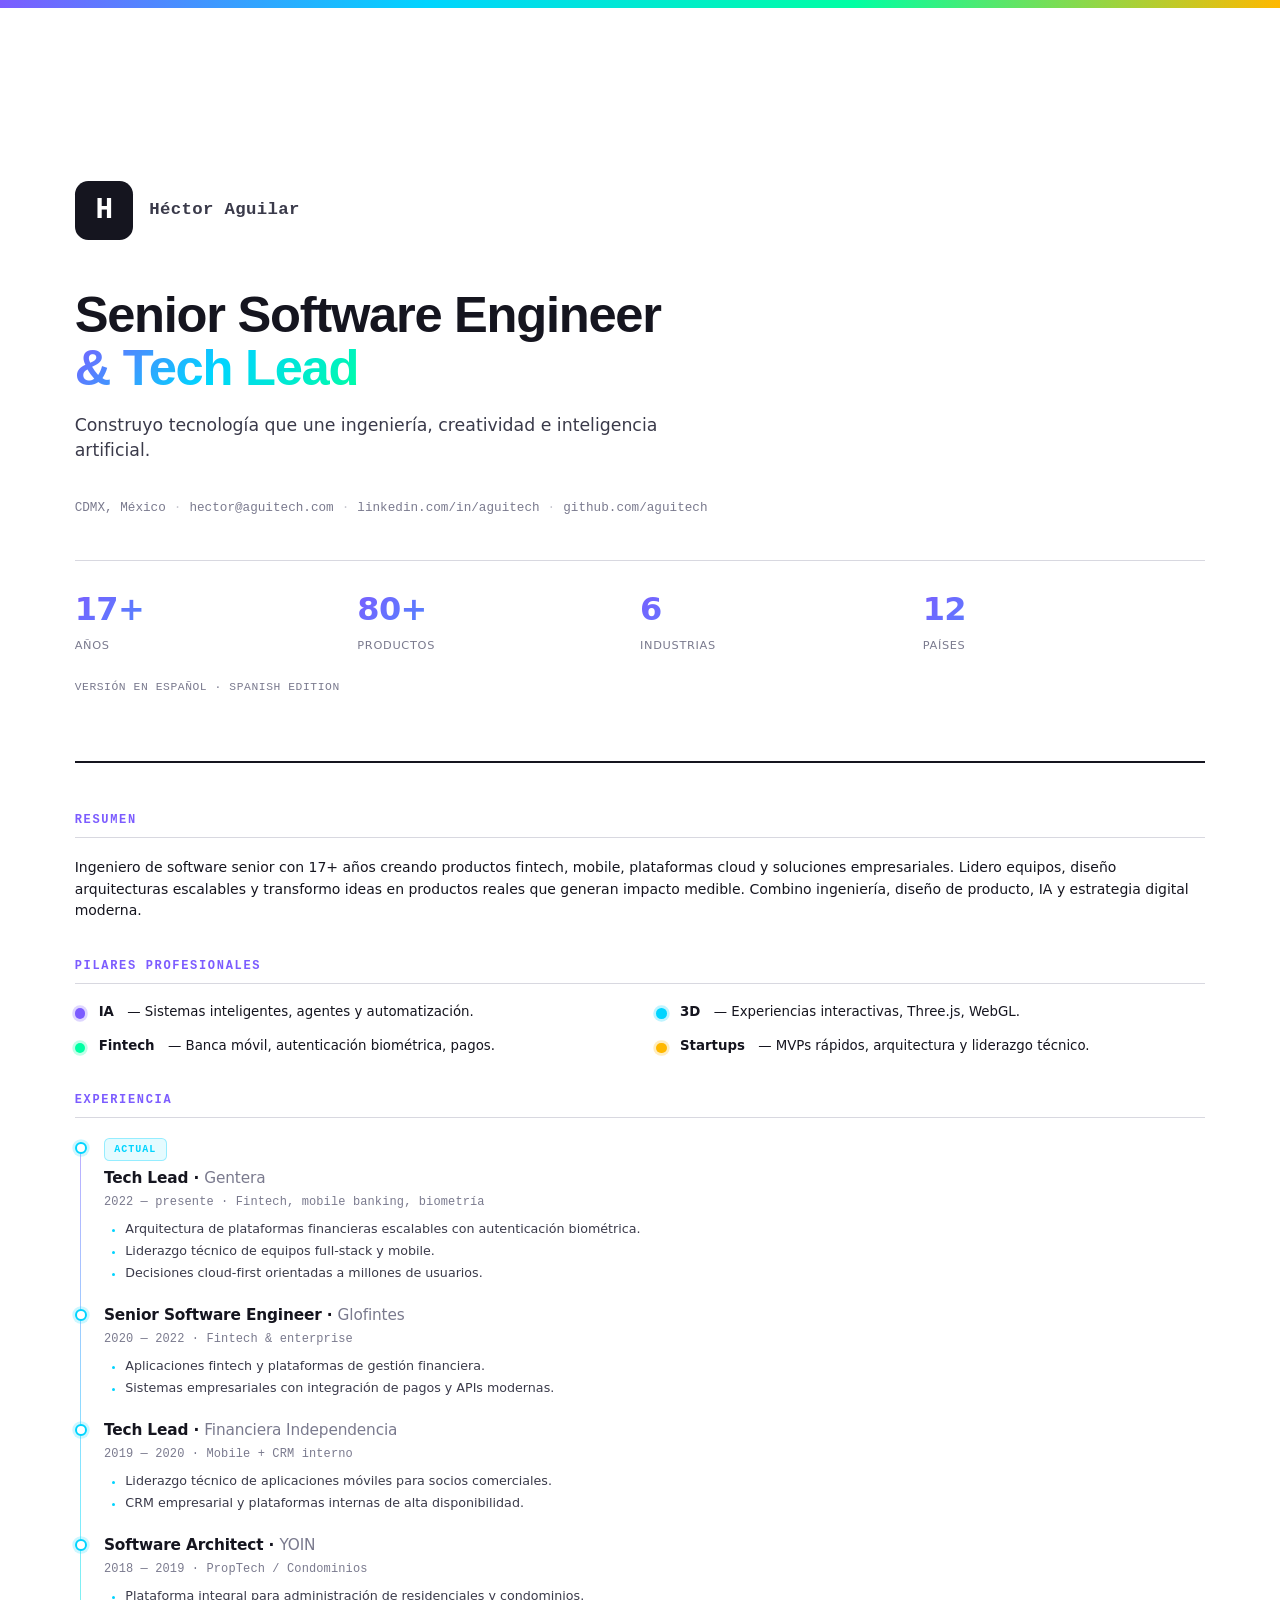
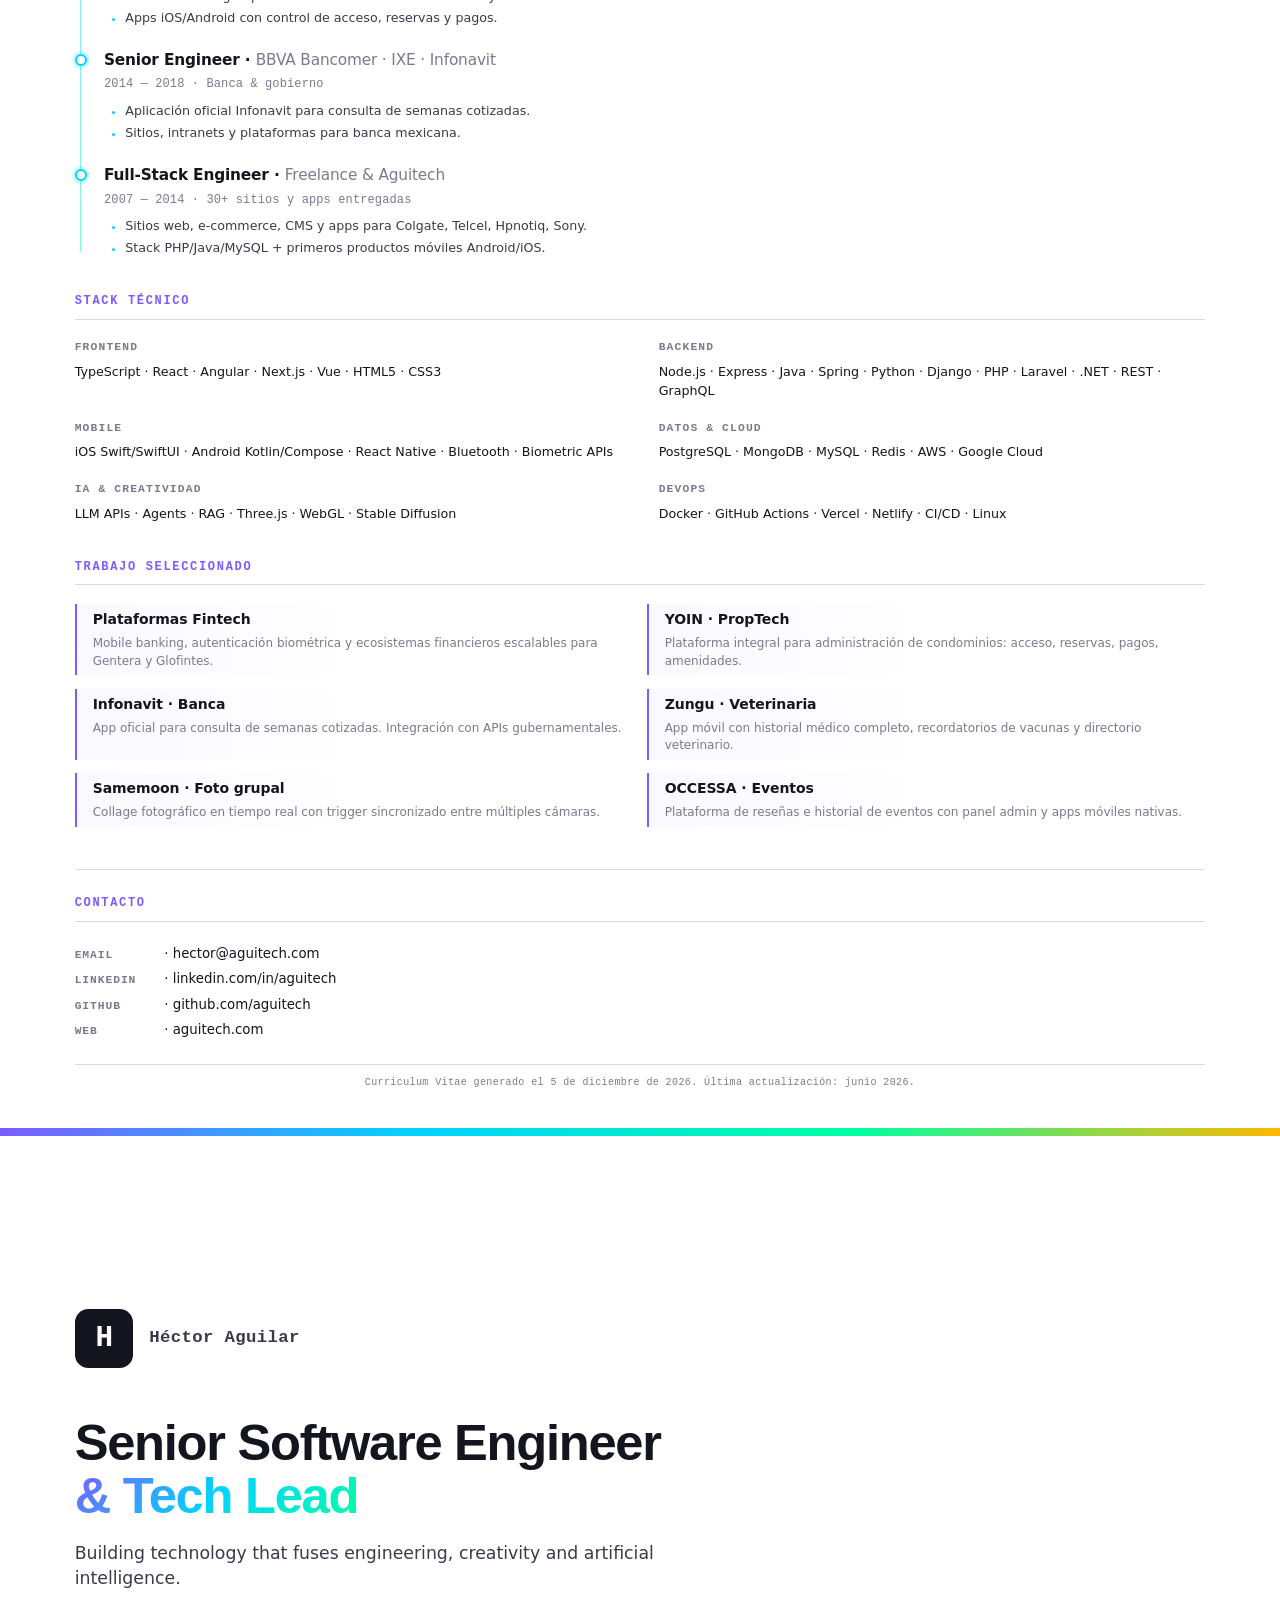
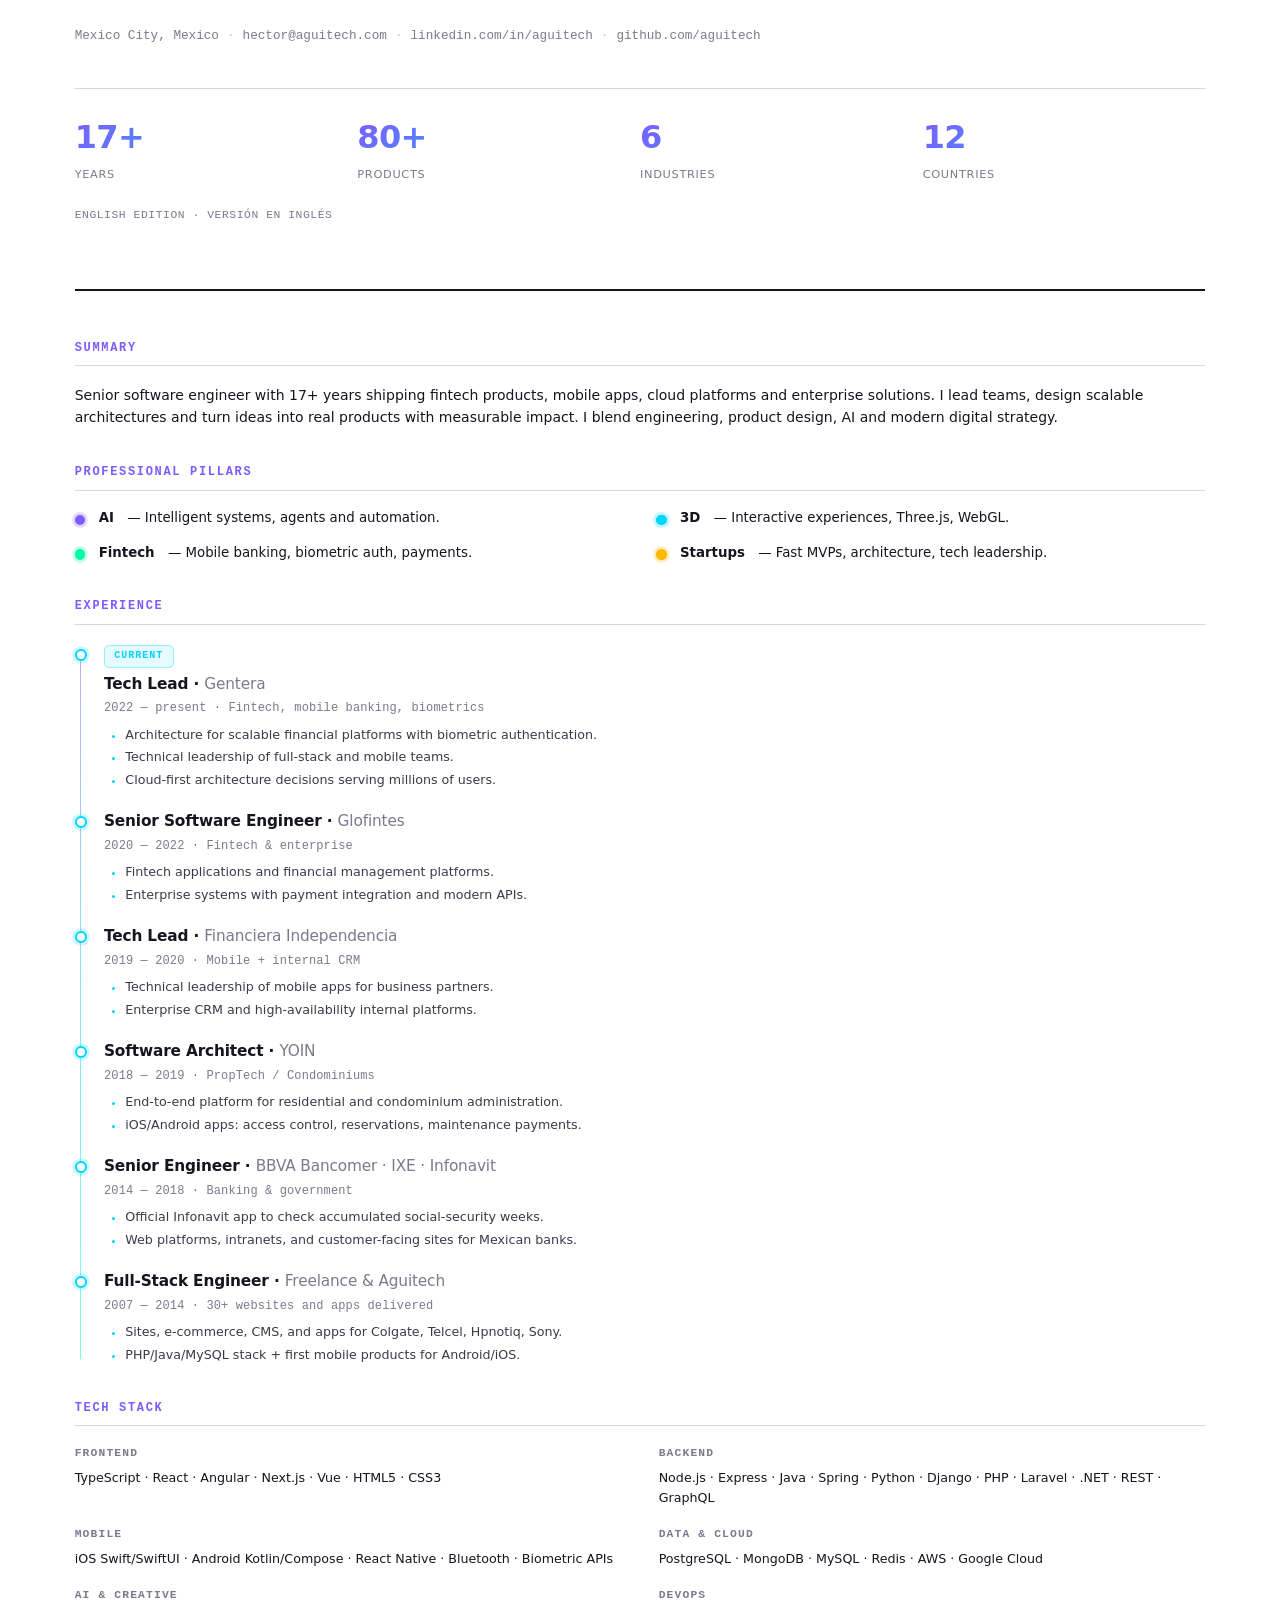
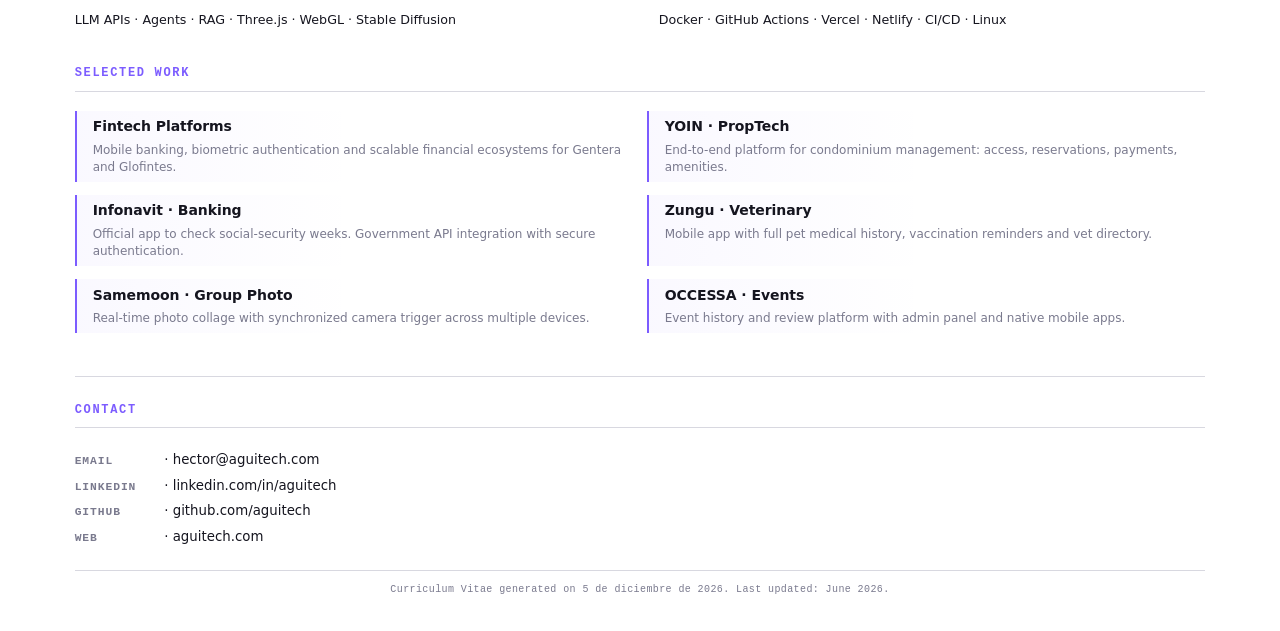
<file: pdf/index.html>
<!doctype html>
<html lang="es">
<head>
<meta charset="utf-8" />
<title>Héctor Aguilar — Curriculum Vitae</title>
<link rel="stylesheet" href="pdf.css" />
</head>
<body>

<!-- ==================== ESPAÑOL ==================== -->
<main class="doc" lang="es">

  <header class="cover">
    <div class="cover__brand">
      <span class="cover__mark">H</span>
      <span class="cover__name">Héctor Aguilar</span>
    </div>
    <h1 class="cover__title">
      Senior Software Engineer<br/>
      <span class="grad">&amp; Tech Lead</span>
    </h1>
    <p class="cover__subtitle">
      Construyo tecnología que une ingeniería, creatividad e inteligencia artificial.
    </p>
    <div class="cover__meta">
      <span>CDMX, México</span>
      <span class="cover__sep">·</span>
      <span>hector@aguitech.com</span>
      <span class="cover__sep">·</span>
      <span>linkedin.com/in/aguitech</span>
      <span class="cover__sep">·</span>
      <span>github.com/aguitech</span>
    </div>
    <div class="cover__stats">
      <div><strong>17+</strong><span>años</span></div>
      <div><strong>80+</strong><span>productos</span></div>
      <div><strong>6</strong><span>industrias</span></div>
      <div><strong>12</strong><span>países</span></div>
    </div>
    <div class="cover__lang">Versión en español · Spanish edition</div>
  </header>

  <section>
    <h2 class="section-title">Resumen</h2>
    <p>Ingeniero de software senior con 17+ años creando productos fintech, mobile, plataformas cloud y soluciones empresariales. Lidero equipos, diseño arquitecturas escalables y transformo ideas en productos reales que generan impacto medible. Combino ingeniería, diseño de producto, IA y estrategia digital moderna.</p>
  </section>

  <section>
    <h2 class="section-title">Pilares profesionales</h2>
    <ul class="pillars">
      <li><span class="dot" style="--c:#7c5cff"></span><strong>IA</strong> — Sistemas inteligentes, agentes y automatización.</li>
      <li><span class="dot" style="--c:#00d4ff"></span><strong>3D</strong> — Experiencias interactivas, Three.js, WebGL.</li>
      <li><span class="dot" style="--c:#00ffa3"></span><strong>Fintech</strong> — Banca móvil, autenticación biométrica, pagos.</li>
      <li><span class="dot" style="--c:#ffb800"></span><strong>Startups</strong> — MVPs rápidos, arquitectura y liderazgo técnico.</li>
    </ul>
  </section>

  <section>
    <h2 class="section-title">Experiencia</h2>
    <ol class="timeline">
      <li>
        <div class="tl-dot"></div>
        <div class="tl-card">
          <div class="tl-head">
            <span class="badge">Actual</span>
            <h3>Tech Lead · <span class="muted">Gentera</span></h3>
            <p class="tl-meta">2022 — presente · Fintech, mobile banking, biometría</p>
          </div>
          <ul>
            <li>Arquitectura de plataformas financieras escalables con autenticación biométrica.</li>
            <li>Liderazgo técnico de equipos full-stack y mobile.</li>
            <li>Decisiones cloud-first orientadas a millones de usuarios.</li>
          </ul>
        </div>
      </li>
      <li>
        <div class="tl-dot"></div>
        <div class="tl-card">
          <div class="tl-head">
            <h3>Senior Software Engineer · <span class="muted">Glofintes</span></h3>
            <p class="tl-meta">2020 — 2022 · Fintech &amp; enterprise</p>
          </div>
          <ul>
            <li>Aplicaciones fintech y plataformas de gestión financiera.</li>
            <li>Sistemas empresariales con integración de pagos y APIs modernas.</li>
          </ul>
        </div>
      </li>
      <li>
        <div class="tl-dot"></div>
        <div class="tl-card">
          <div class="tl-head">
            <h3>Tech Lead · <span class="muted">Financiera Independencia</span></h3>
            <p class="tl-meta">2019 — 2020 · Mobile + CRM interno</p>
          </div>
          <ul>
            <li>Liderazgo técnico de aplicaciones móviles para socios comerciales.</li>
            <li>CRM empresarial y plataformas internas de alta disponibilidad.</li>
          </ul>
        </div>
      </li>
      <li>
        <div class="tl-dot"></div>
        <div class="tl-card">
          <div class="tl-head">
            <h3>Software Architect · <span class="muted">YOIN</span></h3>
            <p class="tl-meta">2018 — 2019 · PropTech / Condominios</p>
          </div>
          <ul>
            <li>Plataforma integral para administración de residenciales y condominios.</li>
            <li>Apps iOS/Android con control de acceso, reservas y pagos.</li>
          </ul>
        </div>
      </li>
      <li>
        <div class="tl-dot"></div>
        <div class="tl-card">
          <div class="tl-head">
            <h3>Senior Engineer · <span class="muted">BBVA Bancomer · IXE · Infonavit</span></h3>
            <p class="tl-meta">2014 — 2018 · Banca &amp; gobierno</p>
          </div>
          <ul>
            <li>Aplicación oficial Infonavit para consulta de semanas cotizadas.</li>
            <li>Sitios, intranets y plataformas para banca mexicana.</li>
          </ul>
        </div>
      </li>
      <li>
        <div class="tl-dot"></div>
        <div class="tl-card">
          <div class="tl-head">
            <h3>Full-Stack Engineer · <span class="muted">Freelance &amp; Aguitech</span></h3>
            <p class="tl-meta">2007 — 2014 · 30+ sitios y apps entregadas</p>
          </div>
          <ul>
            <li>Sitios web, e-commerce, CMS y apps para Colgate, Telcel, Hpnotiq, Sony.</li>
            <li>Stack PHP/Java/MySQL + primeros productos móviles Android/iOS.</li>
          </ul>
        </div>
      </li>
    </ol>
  </section>

  <section>
    <h2 class="section-title">Stack técnico</h2>
    <div class="stack-grid">
      <div>
        <h3 class="stack-title">Frontend</h3>
        <p class="stack-list">TypeScript · React · Angular · Next.js · Vue · HTML5 · CSS3</p>
      </div>
      <div>
        <h3 class="stack-title">Backend</h3>
        <p class="stack-list">Node.js · Express · Java · Spring · Python · Django · PHP · Laravel · .NET · REST · GraphQL</p>
      </div>
      <div>
        <h3 class="stack-title">Mobile</h3>
        <p class="stack-list">iOS Swift/SwiftUI · Android Kotlin/Compose · React Native · Bluetooth · Biometric APIs</p>
      </div>
      <div>
        <h3 class="stack-title">Datos &amp; Cloud</h3>
        <p class="stack-list">PostgreSQL · MongoDB · MySQL · Redis · AWS · Google Cloud</p>
      </div>
      <div>
        <h3 class="stack-title">IA &amp; Creatividad</h3>
        <p class="stack-list">LLM APIs · Agents · RAG · Three.js · WebGL · Stable Diffusion</p>
      </div>
      <div>
        <h3 class="stack-title">DevOps</h3>
        <p class="stack-list">Docker · GitHub Actions · Vercel · Netlify · CI/CD · Linux</p>
      </div>
    </div>
  </section>

  <section>
    <h2 class="section-title">Trabajo seleccionado</h2>
    <div class="work-grid">
      <article class="work-card">
        <h3>Plataformas Fintech</h3>
        <p>Mobile banking, autenticación biométrica y ecosistemas financieros escalables para Gentera y Glofintes.</p>
      </article>
      <article class="work-card">
        <h3>YOIN · PropTech</h3>
        <p>Plataforma integral para administración de condominios: acceso, reservas, pagos, amenidades.</p>
      </article>
      <article class="work-card">
        <h3>Infonavit · Banca</h3>
        <p>App oficial para consulta de semanas cotizadas. Integración con APIs gubernamentales.</p>
      </article>
      <article class="work-card">
        <h3>Zungu · Veterinaria</h3>
        <p>App móvil con historial médico completo, recordatorios de vacunas y directorio veterinario.</p>
      </article>
      <article class="work-card">
        <h3>Samemoon · Foto grupal</h3>
        <p>Collage fotográfico en tiempo real con trigger sincronizado entre múltiples cámaras.</p>
      </article>
      <article class="work-card">
        <h3>OCCESSA · Eventos</h3>
        <p>Plataforma de reseñas e historial de eventos con panel admin y apps móviles nativas.</p>
      </article>
    </div>
  </section>

  <section class="contact-block">
    <h2 class="section-title">Contacto</h2>
    <p class="contact-line">
      <strong>Email</strong> · hector@aguitech.com<br/>
      <strong>LinkedIn</strong> · linkedin.com/in/aguitech<br/>
      <strong>GitHub</strong> · github.com/aguitech<br/>
      <strong>Web</strong> · aguitech.com
    </p>
  </section>

  <footer class="doc-footer">
    Curriculum Vitae generado el <span class="today"></span>. Última actualización: junio 2026.
  </footer>
</main>

<!-- ==================== ENGLISH ==================== -->
<div class="page-break"></div>
<main class="doc" lang="en">

  <header class="cover">
    <div class="cover__brand">
      <span class="cover__mark">H</span>
      <span class="cover__name">Héctor Aguilar</span>
    </div>
    <h1 class="cover__title">
      Senior Software Engineer<br/>
      <span class="grad">&amp; Tech Lead</span>
    </h1>
    <p class="cover__subtitle">
      Building technology that fuses engineering, creativity and artificial intelligence.
    </p>
    <div class="cover__meta">
      <span>Mexico City, Mexico</span>
      <span class="cover__sep">·</span>
      <span>hector@aguitech.com</span>
      <span class="cover__sep">·</span>
      <span>linkedin.com/in/aguitech</span>
      <span class="cover__sep">·</span>
      <span>github.com/aguitech</span>
    </div>
    <div class="cover__stats">
      <div><strong>17+</strong><span>years</span></div>
      <div><strong>80+</strong><span>products</span></div>
      <div><strong>6</strong><span>industries</span></div>
      <div><strong>12</strong><span>countries</span></div>
    </div>
    <div class="cover__lang">English edition · Versión en inglés</div>
  </header>

  <section>
    <h2 class="section-title">Summary</h2>
    <p>Senior software engineer with 17+ years shipping fintech products, mobile apps, cloud platforms and enterprise solutions. I lead teams, design scalable architectures and turn ideas into real products with measurable impact. I blend engineering, product design, AI and modern digital strategy.</p>
  </section>

  <section>
    <h2 class="section-title">Professional pillars</h2>
    <ul class="pillars">
      <li><span class="dot" style="--c:#7c5cff"></span><strong>AI</strong> — Intelligent systems, agents and automation.</li>
      <li><span class="dot" style="--c:#00d4ff"></span><strong>3D</strong> — Interactive experiences, Three.js, WebGL.</li>
      <li><span class="dot" style="--c:#00ffa3"></span><strong>Fintech</strong> — Mobile banking, biometric auth, payments.</li>
      <li><span class="dot" style="--c:#ffb800"></span><strong>Startups</strong> — Fast MVPs, architecture, tech leadership.</li>
    </ul>
  </section>

  <section>
    <h2 class="section-title">Experience</h2>
    <ol class="timeline">
      <li>
        <div class="tl-dot"></div>
        <div class="tl-card">
          <div class="tl-head">
            <span class="badge">Current</span>
            <h3>Tech Lead · <span class="muted">Gentera</span></h3>
            <p class="tl-meta">2022 — present · Fintech, mobile banking, biometrics</p>
          </div>
          <ul>
            <li>Architecture for scalable financial platforms with biometric authentication.</li>
            <li>Technical leadership of full-stack and mobile teams.</li>
            <li>Cloud-first architecture decisions serving millions of users.</li>
          </ul>
        </div>
      </li>
      <li>
        <div class="tl-dot"></div>
        <div class="tl-card">
          <div class="tl-head">
            <h3>Senior Software Engineer · <span class="muted">Glofintes</span></h3>
            <p class="tl-meta">2020 — 2022 · Fintech &amp; enterprise</p>
          </div>
          <ul>
            <li>Fintech applications and financial management platforms.</li>
            <li>Enterprise systems with payment integration and modern APIs.</li>
          </ul>
        </div>
      </li>
      <li>
        <div class="tl-dot"></div>
        <div class="tl-card">
          <div class="tl-head">
            <h3>Tech Lead · <span class="muted">Financiera Independencia</span></h3>
            <p class="tl-meta">2019 — 2020 · Mobile + internal CRM</p>
          </div>
          <ul>
            <li>Technical leadership of mobile apps for business partners.</li>
            <li>Enterprise CRM and high-availability internal platforms.</li>
          </ul>
        </div>
      </li>
      <li>
        <div class="tl-dot"></div>
        <div class="tl-card">
          <div class="tl-head">
            <h3>Software Architect · <span class="muted">YOIN</span></h3>
            <p class="tl-meta">2018 — 2019 · PropTech / Condominiums</p>
          </div>
          <ul>
            <li>End-to-end platform for residential and condominium administration.</li>
            <li>iOS/Android apps: access control, reservations, maintenance payments.</li>
          </ul>
        </div>
      </li>
      <li>
        <div class="tl-dot"></div>
        <div class="tl-card">
          <div class="tl-head">
            <h3>Senior Engineer · <span class="muted">BBVA Bancomer · IXE · Infonavit</span></h3>
            <p class="tl-meta">2014 — 2018 · Banking &amp; government</p>
          </div>
          <ul>
            <li>Official Infonavit app to check accumulated social-security weeks.</li>
            <li>Web platforms, intranets, and customer-facing sites for Mexican banks.</li>
          </ul>
        </div>
      </li>
      <li>
        <div class="tl-dot"></div>
        <div class="tl-card">
          <div class="tl-head">
            <h3>Full-Stack Engineer · <span class="muted">Freelance &amp; Aguitech</span></h3>
            <p class="tl-meta">2007 — 2014 · 30+ websites and apps delivered</p>
          </div>
          <ul>
            <li>Sites, e-commerce, CMS, and apps for Colgate, Telcel, Hpnotiq, Sony.</li>
            <li>PHP/Java/MySQL stack + first mobile products for Android/iOS.</li>
          </ul>
        </div>
      </li>
    </ol>
  </section>

  <section>
    <h2 class="section-title">Tech stack</h2>
    <div class="stack-grid">
      <div>
        <h3 class="stack-title">Frontend</h3>
        <p class="stack-list">TypeScript · React · Angular · Next.js · Vue · HTML5 · CSS3</p>
      </div>
      <div>
        <h3 class="stack-title">Backend</h3>
        <p class="stack-list">Node.js · Express · Java · Spring · Python · Django · PHP · Laravel · .NET · REST · GraphQL</p>
      </div>
      <div>
        <h3 class="stack-title">Mobile</h3>
        <p class="stack-list">iOS Swift/SwiftUI · Android Kotlin/Compose · React Native · Bluetooth · Biometric APIs</p>
      </div>
      <div>
        <h3 class="stack-title">Data &amp; Cloud</h3>
        <p class="stack-list">PostgreSQL · MongoDB · MySQL · Redis · AWS · Google Cloud</p>
      </div>
      <div>
        <h3 class="stack-title">AI &amp; Creative</h3>
        <p class="stack-list">LLM APIs · Agents · RAG · Three.js · WebGL · Stable Diffusion</p>
      </div>
      <div>
        <h3 class="stack-title">DevOps</h3>
        <p class="stack-list">Docker · GitHub Actions · Vercel · Netlify · CI/CD · Linux</p>
      </div>
    </div>
  </section>

  <section>
    <h2 class="section-title">Selected work</h2>
    <div class="work-grid">
      <article class="work-card">
        <h3>Fintech Platforms</h3>
        <p>Mobile banking, biometric authentication and scalable financial ecosystems for Gentera and Glofintes.</p>
      </article>
      <article class="work-card">
        <h3>YOIN · PropTech</h3>
        <p>End-to-end platform for condominium management: access, reservations, payments, amenities.</p>
      </article>
      <article class="work-card">
        <h3>Infonavit · Banking</h3>
        <p>Official app to check social-security weeks. Government API integration with secure authentication.</p>
      </article>
      <article class="work-card">
        <h3>Zungu · Veterinary</h3>
        <p>Mobile app with full pet medical history, vaccination reminders and vet directory.</p>
      </article>
      <article class="work-card">
        <h3>Samemoon · Group Photo</h3>
        <p>Real-time photo collage with synchronized camera trigger across multiple devices.</p>
      </article>
      <article class="work-card">
        <h3>OCCESSA · Events</h3>
        <p>Event history and review platform with admin panel and native mobile apps.</p>
      </article>
    </div>
  </section>

  <section class="contact-block">
    <h2 class="section-title">Contact</h2>
    <p class="contact-line">
      <strong>Email</strong> · hector@aguitech.com<br/>
      <strong>LinkedIn</strong> · linkedin.com/in/aguitech<br/>
      <strong>GitHub</strong> · github.com/aguitech<br/>
      <strong>Web</strong> · aguitech.com
    </p>
  </section>

  <footer class="doc-footer">
    Curriculum Vitae generated on <span class="today"></span>. Last updated: June 2026.
  </footer>
</main>

<script>
  document.querySelectorAll('.today').forEach(el => {
    const d = new Date();
    el.textContent = d.toLocaleDateString('es-MX', { year: 'numeric', month: 'long', day: 'numeric' });
  });
</script>
</body>
</html>
</file>
<file: styles.css>
/* ==========================================================================
   Héctor Aguilar · Curriculum Vitae — premium dark glassmorphism
   ========================================================================== */

/* Tokens */
:root {
  --bg: #0a0a0f;
  --bg-2: #11111a;
  --surface: rgba(255, 255, 255, 0.04);
  --surface-2: rgba(255, 255, 255, 0.07);
  --surface-strong: rgba(255, 255, 255, 0.10);
  --border: rgba(255, 255, 255, 0.08);
  --border-strong: rgba(255, 255, 255, 0.16);
  --text: #e9e9f1;
  --muted: #8a8aa3;
  --grad-1: #7c5cff;
  --grad-2: #00d4ff;
  --grad-3: #ff5c8a;
  --grad-text: linear-gradient(135deg, #c5b4ff 0%, #7c5cff 25%, #00d4ff 70%, #00ffa3 100%);
  --shadow-card: 0 12px 40px -12px rgba(0, 0, 0, 0.6), 0 2px 6px rgba(0, 0, 0, 0.4);
  --shadow-card-hover: 0 24px 60px -12px rgba(124, 92, 255, 0.25), 0 4px 12px rgba(0, 0, 0, 0.5);
  --radius: 16px;
  --radius-sm: 10px;
  --radius-lg: 24px;
  --max: 1180px;
  --easing: cubic-bezier(0.16, 1, 0.3, 1);
  --font-sans: ui-sans-serif, -apple-system, BlinkMacSystemFont, "Inter", "Segoe UI", system-ui, sans-serif;
  --font-mono: ui-monospace, "SF Mono", Menlo, monospace;
}

/* Light theme override */
[data-theme="light"] {
  --bg: #f7f7fb;
  --bg-2: #eeeef5;
  --surface: rgba(255, 255, 255, 0.7);
  --surface-2: rgba(255, 255, 255, 0.85);
  --surface-strong: rgba(255, 255, 255, 0.95);
  --border: rgba(10, 10, 20, 0.08);
  --border-strong: rgba(10, 10, 20, 0.16);
  --text: #15151f;
  --muted: #5d5d75;
  --shadow-card: 0 12px 40px -12px rgba(10, 10, 40, 0.18), 0 2px 6px rgba(10, 10, 40, 0.08);
  --shadow-card-hover: 0 24px 60px -12px rgba(124, 92, 255, 0.25), 0 4px 12px rgba(10, 10, 40, 0.12);
}

@media (prefers-color-scheme: light) {
  :root:not([data-theme="dark"]) {
    --bg: #f7f7fb;
    --bg-2: #eeeef5;
    --surface: rgba(255, 255, 255, 0.7);
    --surface-2: rgba(255, 255, 255, 0.85);
    --surface-strong: rgba(255, 255, 255, 0.95);
    --border: rgba(10, 10, 20, 0.08);
    --border-strong: rgba(10, 10, 20, 0.16);
    --text: #15151f;
    --muted: #5d5d75;
    --shadow-card: 0 12px 40px -12px rgba(10, 10, 40, 0.18), 0 2px 6px rgba(10, 10, 40, 0.08);
    --shadow-card-hover: 0 24px 60px -12px rgba(124, 92, 255, 0.25), 0 4px 12px rgba(10, 10, 40, 0.12);
  }
}

/* Reset */
* { box-sizing: border-box; margin: 0; padding: 0; }
*::before, *::after { box-sizing: border-box; }
html { scroll-behavior: smooth; }
@media (prefers-reduced-motion: reduce) { html { scroll-behavior: auto; } * { animation-duration: 0.01ms !important; transition-duration: 0.01ms !important; } }

body {
  font-family: var(--font-sans);
  background: var(--bg);
  color: var(--text);
  line-height: 1.6;
  -webkit-font-smoothing: antialiased;
  -moz-osx-font-smoothing: grayscale;
  text-rendering: optimizeLegibility;
  min-height: 100vh;
  overflow-x: hidden;
}

a { color: inherit; text-decoration: none; }
ul, ol { list-style: none; }
img, svg { display: block; max-width: 100%; }

/* ===== Aurora background ===== */
.aurora {
  position: fixed; inset: 0;
  pointer-events: none; z-index: -1;
  overflow: hidden;
}
.aurora__blob {
  position: absolute;
  width: 60vmax; height: 60vmax;
  border-radius: 50%;
  filter: blur(120px);
  opacity: 0.35;
  animation: drift 28s ease-in-out infinite alternate;
  will-change: transform;
}
.aurora__blob--1 { background: radial-gradient(circle, #7c5cff 0%, transparent 70%); top: -20%; left: -10%; }
.aurora__blob--2 { background: radial-gradient(circle, #00d4ff 0%, transparent 70%); top: 30%; right: -20%; animation-delay: -10s; animation-duration: 32s; }
.aurora__blob--3 { background: radial-gradient(circle, #ff5c8a 0%, transparent 70%); bottom: -30%; left: 20%; animation-delay: -18s; animation-duration: 36s; }
[data-theme="light"] .aurora__blob { opacity: 0.18; }
@keyframes drift {
  0%   { transform: translate(0, 0) scale(1); }
  50%  { transform: translate(8%, -6%) scale(1.1); }
  100% { transform: translate(-6%, 4%) scale(0.95); }
}

/* ===== Topbar ===== */
.topbar {
  position: sticky; top: 0; z-index: 50;
  display: flex; align-items: center; justify-content: space-between;
  gap: 16px;
  padding: 14px 28px;
  background: color-mix(in oklab, var(--bg) 70%, transparent);
  backdrop-filter: saturate(180%) blur(20px);
  -webkit-backdrop-filter: saturate(180%) blur(20px);
  border-bottom: 1px solid var(--border);
}
.topbar__brand { display: flex; align-items: center; gap: 10px; font-weight: 700; letter-spacing: -0.01em; }
.brand-mark {
  display: inline-flex; align-items: center; justify-content: center;
  width: 32px; height: 32px;
  background: var(--grad-text);
  background-clip: text; -webkit-background-clip: text;
  border-radius: 9px;
  color: white; font-family: var(--font-mono); font-weight: 800; font-size: 16px;
  position: relative;
}
.brand-mark::before {
  content: ""; position: absolute; inset: 0;
  background: var(--grad-text); border-radius: inherit;
  z-index: -1;
}
.brand-name { font-size: 15px; }
.brand-dot { color: var(--grad-2); }

.topbar__nav { display: flex; gap: 28px; font-size: 14px; color: var(--muted); }
.topbar__nav a { transition: color .2s var(--easing); position: relative; }
.topbar__nav a:hover { color: var(--text); }
.topbar__nav a::after {
  content: ""; position: absolute; bottom: -6px; left: 0; right: 0;
  height: 1px; background: var(--grad-text);
  transform: scaleX(0); transform-origin: left;
  transition: transform .3s var(--easing);
}
.topbar__nav a:hover::after { transform: scaleX(1); }

.topbar__actions { display: flex; gap: 10px; }

@media (max-width: 720px) {
  .topbar { padding: 12px 18px; }
  .topbar__nav { display: none; }
}

/* ===== Buttons ===== */
.btn {
  display: inline-flex; align-items: center; justify-content: center;
  gap: 8px;
  padding: 10px 18px;
  border-radius: 999px;
  font-size: 14px; font-weight: 600;
  border: 1px solid transparent;
  cursor: pointer;
  transition: transform .25s var(--easing), background .25s var(--easing), box-shadow .25s var(--easing), border-color .25s var(--easing);
  white-space: nowrap;
}
.btn--lg { padding: 14px 26px; font-size: 15px; }
.btn--primary {
  background: var(--grad-text);
  color: white;
  box-shadow: 0 8px 24px -8px rgba(124, 92, 255, 0.6);
}
.btn--primary:hover { transform: translateY(-1px); box-shadow: 0 12px 32px -8px rgba(124, 92, 255, 0.8); }
.btn--ghost {
  background: var(--surface);
  border-color: var(--border);
  color: var(--text);
  backdrop-filter: blur(10px);
}
.btn--ghost:hover { background: var(--surface-2); border-color: var(--border-strong); }

/* ===== Hero ===== */
.hero {
  position: relative;
  display: grid;
  grid-template-columns: minmax(0, 1fr) minmax(0, 380px);
  gap: 60px;
  align-items: center;
  max-width: var(--max);
  margin: 0 auto;
  padding: 80px 28px 100px;
}
.hero__inner { max-width: 720px; }
.hero__title {
  font-size: clamp(36px, 6vw, 68px);
  font-weight: 800;
  letter-spacing: -0.025em;
  line-height: 1.05;
  margin: 24px 0 20px;
}
.grad {
  background: var(--grad-text);
  background-clip: text; -webkit-background-clip: text;
  color: transparent;
}
.hero__subtitle {
  font-size: clamp(16px, 1.5vw, 19px);
  color: var(--muted);
  max-width: 580px;
  margin-bottom: 32px;
}
.hero__subtitle strong { color: var(--text); font-weight: 700; }
.hero__cta { display: flex; gap: 12px; flex-wrap: wrap; margin-bottom: 56px; }
.hero__stats {
  display: grid;
  grid-template-columns: repeat(4, 1fr);
  gap: 24px;
  border-top: 1px solid var(--border);
  padding-top: 32px;
}
.hero__stats li {
  display: flex; flex-direction: column; gap: 4px;
  font-size: 13px; color: var(--muted);
}
.hero__stats strong {
  font-size: 32px; font-weight: 800; color: var(--text);
  letter-spacing: -0.02em; font-variant-numeric: tabular-nums;
  background: var(--grad-text);
  background-clip: text; -webkit-background-clip: text;
  color: transparent;
}

/* Chip */
.chip {
  display: inline-flex; align-items: center; gap: 8px;
  padding: 6px 14px;
  background: var(--surface);
  border: 1px solid var(--border);
  border-radius: 999px;
  font-size: 13px; color: var(--muted);
  backdrop-filter: blur(10px);
}
.chip__pulse {
  width: 8px; height: 8px; border-radius: 50%;
  background: #00ffa3;
  box-shadow: 0 0 0 0 #00ffa3;
  animation: pulse 2s ease-out infinite;
}
@keyframes pulse {
  0%   { box-shadow: 0 0 0 0 rgba(0, 255, 163, 0.6); }
  100% { box-shadow: 0 0 0 14px rgba(0, 255, 163, 0); }
}

/* Hero art — animated orb */
.hero__art {
  position: relative;
  height: 420px;
  display: flex; align-items: center; justify-content: center;
}
.orb {
  position: relative;
  width: 280px; height: 280px;
  animation: orbFloat 6s ease-in-out infinite;
}
@keyframes orbFloat {
  0%, 100% { transform: translateY(0) rotate(0); }
  50% { transform: translateY(-12px) rotate(4deg); }
}
.orb__core {
  position: absolute; inset: 30%;
  border-radius: 50%;
  background: radial-gradient(circle at 30% 30%, #ffffff 0%, #c5b4ff 30%, #7c5cff 60%, #2a1a8c 100%);
  filter: blur(0px);
  box-shadow: 0 0 80px rgba(124, 92, 255, 0.5), inset 0 0 40px rgba(255, 255, 255, 0.4);
  animation: orbShine 8s ease-in-out infinite;
}
@keyframes orbShine {
  0%, 100% { filter: brightness(1); }
  50% { filter: brightness(1.15); }
}
.orb__ring {
  position: absolute; inset: 0;
  border-radius: 50%;
  border: 1.5px solid;
  border-image: var(--grad-text) 1;
  animation: orbRing 12s linear infinite;
}
.orb__ring--1 { animation-duration: 14s; }
.orb__ring--2 { inset: 8%; animation-duration: 18s; animation-direction: reverse; opacity: 0.7; }
.orb__ring--3 { inset: 16%; animation-duration: 22s; opacity: 0.5; }
@keyframes orbRing {
  to { transform: rotate(360deg); }
}

@media (max-width: 980px) {
  .hero { grid-template-columns: 1fr; padding: 60px 24px 80px; gap: 40px; }
  .hero__art { height: 280px; order: -1; }
  .orb { width: 200px; height: 200px; }
  .hero__stats { grid-template-columns: repeat(2, 1fr); gap: 16px; }
}

/* ===== Sections ===== */
.section {
  max-width: var(--max);
  margin: 0 auto;
  padding: 100px 28px;
}
.section__head { max-width: 760px; margin: 0 auto 56px; text-align: center; }
.section__title {
  font-size: clamp(28px, 4vw, 44px);
  font-weight: 800;
  letter-spacing: -0.02em;
  line-height: 1.15;
  margin-top: 12px;
}
.eyebrow {
  display: inline-block;
  font-family: var(--font-mono);
  font-size: 12px;
  font-weight: 600;
  text-transform: uppercase;
  letter-spacing: 0.12em;
  color: var(--grad-2);
  padding: 4px 12px;
  border: 1px solid color-mix(in oklab, var(--grad-2) 30%, transparent);
  border-radius: 999px;
  background: color-mix(in oklab, var(--grad-2) 8%, transparent);
}
.muted { color: var(--muted); }

/* Cards */
.card {
  background: var(--surface);
  backdrop-filter: blur(16px) saturate(140%);
  -webkit-backdrop-filter: blur(16px) saturate(140%);
  border: 1px solid var(--border);
  border-radius: var(--radius);
  padding: 28px;
  box-shadow: var(--shadow-card);
  transition: transform .35s var(--easing), box-shadow .35s var(--easing), border-color .35s var(--easing), background .35s var(--easing);
  position: relative;
  overflow: hidden;
}
.card::before {
  content: ""; position: absolute; inset: 0;
  background: linear-gradient(135deg, rgba(255,255,255,0.04) 0%, transparent 60%);
  pointer-events: none;
  opacity: 0;
  transition: opacity .35s var(--easing);
}
.card:hover { transform: translateY(-4px); box-shadow: var(--shadow-card-hover); border-color: var(--border-strong); }
.card:hover::before { opacity: 1; }
.card--prose p { color: var(--text); margin-bottom: 14px; }
.card--prose p:last-child { margin-bottom: 0; }
.card__title { font-size: 14px; font-weight: 600; color: var(--muted); text-transform: uppercase; letter-spacing: 0.08em; margin-bottom: 18px; }

/* Grids */
.grid { display: grid; gap: 20px; }
.grid--2 { grid-template-columns: repeat(2, 1fr); }
.grid--3 { grid-template-columns: repeat(3, 1fr); }
@media (max-width: 880px) {
  .grid--2, .grid--3 { grid-template-columns: 1fr; }
  .section { padding: 70px 24px; }
}

/* Pillars */
.pillars { display: flex; flex-direction: column; gap: 14px; }
.pillars li {
  display: grid; grid-template-columns: 12px 1fr auto; gap: 14px;
  align-items: center;
  font-size: 15px;
}
.pillars strong { font-weight: 700; }
.pillars span:not(.pillars__dot) { color: var(--muted); font-size: 14px; }
.pillars__dot {
  width: 12px; height: 12px; border-radius: 50%;
  background: var(--c);
  box-shadow: 0 0 16px var(--c);
}

/* Timeline */
.timeline {
  position: relative;
  display: flex; flex-direction: column; gap: 24px;
  padding-left: 32px;
}
.timeline::before {
  content: ""; position: absolute;
  left: 7px; top: 8px; bottom: 8px;
  width: 2px;
  background: linear-gradient(180deg, var(--grad-1) 0%, var(--grad-2) 50%, var(--grad-3) 100%);
  opacity: 0.4;
}
.timeline__item { position: relative; }
.timeline__dot {
  position: absolute; left: -32px; top: 24px;
  width: 16px; height: 16px;
  border-radius: 50%;
  background: var(--bg);
  border: 3px solid var(--grad-2);
  box-shadow: 0 0 0 4px color-mix(in oklab, var(--grad-2) 20%, transparent);
}
.timeline__card { padding: 24px 28px; }
.timeline__card header { margin-bottom: 16px; }
.timeline__card h3 { font-size: 20px; font-weight: 700; letter-spacing: -0.01em; }
.timeline__card .badge {
  display: inline-block;
  font-size: 11px; font-weight: 700;
  text-transform: uppercase; letter-spacing: 0.08em;
  color: var(--grad-2);
  padding: 3px 10px;
  border: 1px solid color-mix(in oklab, var(--grad-2) 30%, transparent);
  border-radius: 999px;
  background: color-mix(in oklab, var(--grad-2) 10%, transparent);
  margin-bottom: 8px;
}
.timeline__card ul { display: flex; flex-direction: column; gap: 8px; padding-left: 20px; list-style: disc; color: var(--muted); }
.timeline__card ul li::marker { color: var(--grad-2); }

/* Stack grid */
.stack-grid {
  display: grid; gap: 20px;
  grid-template-columns: repeat(3, 1fr);
}
@media (max-width: 880px) { .stack-grid { grid-template-columns: 1fr; } }

.stack-card { padding: 24px; }
.stack-card__title {
  font-size: 13px; font-weight: 700;
  text-transform: uppercase; letter-spacing: 0.08em;
  color: var(--muted);
  margin-bottom: 16px;
}
.tags { display: flex; flex-wrap: wrap; gap: 8px; }
.tags li {
  display: inline-flex; align-items: center;
  padding: 6px 12px;
  background: var(--surface-2);
  border: 1px solid var(--border);
  border-radius: 999px;
  font-size: 13px; font-weight: 500;
  transition: all .2s var(--easing);
}
.tags li:hover {
  background: color-mix(in oklab, var(--grad-1) 20%, var(--surface-2));
  border-color: color-mix(in oklab, var(--grad-1) 40%, var(--border));
  transform: translateY(-1px);
}

/* Work cards */
.work-card { padding: 28px; display: flex; flex-direction: column; gap: 12px; }
.work-card__icon {
  width: 48px; height: 48px;
  border-radius: 12px;
  display: flex; align-items: center; justify-content: center;
  background: color-mix(in oklab, var(--c) 18%, transparent);
  border: 1px solid color-mix(in oklab, var(--c) 30%, transparent);
  color: var(--c);
  margin-bottom: 6px;
}
.work-card h3 { font-size: 18px; font-weight: 700; letter-spacing: -0.01em; }
.work-card p { color: var(--muted); font-size: 14px; }

/* CTA */
.section--cta { padding-top: 60px; padding-bottom: 120px; }
.cta {
  text-align: center;
  max-width: 720px;
  margin: 0 auto;
  padding: 64px 32px;
  background: var(--surface);
  backdrop-filter: blur(20px) saturate(140%);
  border: 1px solid var(--border-strong);
  border-radius: var(--radius-lg);
  box-shadow: var(--shadow-card);
  position: relative;
  overflow: hidden;
}
.cta::before {
  content: ""; position: absolute;
  top: -50%; left: 50%; transform: translateX(-50%);
  width: 600px; height: 600px;
  background: radial-gradient(circle, color-mix(in oklab, var(--grad-1) 30%, transparent), transparent 60%);
  filter: blur(40px);
  pointer-events: none;
  z-index: -1;
}
.cta__title { font-size: clamp(28px, 4vw, 42px); font-weight: 800; letter-spacing: -0.02em; margin-top: 16px; }
.cta__text { color: var(--muted); margin: 16px auto 32px; max-width: 540px; }
.cta__actions { display: flex; gap: 12px; justify-content: center; flex-wrap: wrap; }

/* Footer */
.footer {
  text-align: center;
  padding: 40px 24px;
  border-top: 1px solid var(--border);
  font-size: 13px;
  color: var(--muted);
}
.footer p { margin: 4px 0; }

/* Reveal on scroll */
.reveal {
  opacity: 0;
  transform: translateY(24px);
  transition: opacity .8s var(--easing), transform .8s var(--easing);
}
.reveal.is-visible {
  opacity: 1;
  transform: translateY(0);
}

/* Subtle selection */
::selection { background: color-mix(in oklab, var(--grad-1) 40%, transparent); color: white; }

/* Focus */
:focus-visible {
  outline: 2px solid var(--grad-2);
  outline-offset: 3px;
  border-radius: 4px;
}
</file>
<file: en/styles.css>
/* ==========================================================================
   Héctor Aguilar · Curriculum Vitae — premium dark glassmorphism
   ========================================================================== */

/* Tokens */
:root {
  --bg: #0a0a0f;
  --bg-2: #11111a;
  --surface: rgba(255, 255, 255, 0.04);
  --surface-2: rgba(255, 255, 255, 0.07);
  --surface-strong: rgba(255, 255, 255, 0.10);
  --border: rgba(255, 255, 255, 0.08);
  --border-strong: rgba(255, 255, 255, 0.16);
  --text: #e9e9f1;
  --muted: #8a8aa3;
  --grad-1: #7c5cff;
  --grad-2: #00d4ff;
  --grad-3: #ff5c8a;
  --grad-text: linear-gradient(135deg, #c5b4ff 0%, #7c5cff 25%, #00d4ff 70%, #00ffa3 100%);
  --shadow-card: 0 12px 40px -12px rgba(0, 0, 0, 0.6), 0 2px 6px rgba(0, 0, 0, 0.4);
  --shadow-card-hover: 0 24px 60px -12px rgba(124, 92, 255, 0.25), 0 4px 12px rgba(0, 0, 0, 0.5);
  --radius: 16px;
  --radius-sm: 10px;
  --radius-lg: 24px;
  --max: 1180px;
  --easing: cubic-bezier(0.16, 1, 0.3, 1);
  --font-sans: ui-sans-serif, -apple-system, BlinkMacSystemFont, "Inter", "Segoe UI", system-ui, sans-serif;
  --font-mono: ui-monospace, "SF Mono", Menlo, monospace;
}

/* Light theme override */
[data-theme="light"] {
  --bg: #f7f7fb;
  --bg-2: #eeeef5;
  --surface: rgba(255, 255, 255, 0.7);
  --surface-2: rgba(255, 255, 255, 0.85);
  --surface-strong: rgba(255, 255, 255, 0.95);
  --border: rgba(10, 10, 20, 0.08);
  --border-strong: rgba(10, 10, 20, 0.16);
  --text: #15151f;
  --muted: #5d5d75;
  --shadow-card: 0 12px 40px -12px rgba(10, 10, 40, 0.18), 0 2px 6px rgba(10, 10, 40, 0.08);
  --shadow-card-hover: 0 24px 60px -12px rgba(124, 92, 255, 0.25), 0 4px 12px rgba(10, 10, 40, 0.12);
}

@media (prefers-color-scheme: light) {
  :root:not([data-theme="dark"]) {
    --bg: #f7f7fb;
    --bg-2: #eeeef5;
    --surface: rgba(255, 255, 255, 0.7);
    --surface-2: rgba(255, 255, 255, 0.85);
    --surface-strong: rgba(255, 255, 255, 0.95);
    --border: rgba(10, 10, 20, 0.08);
    --border-strong: rgba(10, 10, 20, 0.16);
    --text: #15151f;
    --muted: #5d5d75;
    --shadow-card: 0 12px 40px -12px rgba(10, 10, 40, 0.18), 0 2px 6px rgba(10, 10, 40, 0.08);
    --shadow-card-hover: 0 24px 60px -12px rgba(124, 92, 255, 0.25), 0 4px 12px rgba(10, 10, 40, 0.12);
  }
}

/* Reset */
* { box-sizing: border-box; margin: 0; padding: 0; }
*::before, *::after { box-sizing: border-box; }
html { scroll-behavior: smooth; }
@media (prefers-reduced-motion: reduce) { html { scroll-behavior: auto; } * { animation-duration: 0.01ms !important; transition-duration: 0.01ms !important; } }

body {
  font-family: var(--font-sans);
  background: var(--bg);
  color: var(--text);
  line-height: 1.6;
  -webkit-font-smoothing: antialiased;
  -moz-osx-font-smoothing: grayscale;
  text-rendering: optimizeLegibility;
  min-height: 100vh;
  overflow-x: hidden;
}

a { color: inherit; text-decoration: none; }
ul, ol { list-style: none; }
img, svg { display: block; max-width: 100%; }

/* ===== Aurora background ===== */
.aurora {
  position: fixed; inset: 0;
  pointer-events: none; z-index: -1;
  overflow: hidden;
}
.aurora__blob {
  position: absolute;
  width: 60vmax; height: 60vmax;
  border-radius: 50%;
  filter: blur(120px);
  opacity: 0.35;
  animation: drift 28s ease-in-out infinite alternate;
  will-change: transform;
}
.aurora__blob--1 { background: radial-gradient(circle, #7c5cff 0%, transparent 70%); top: -20%; left: -10%; }
.aurora__blob--2 { background: radial-gradient(circle, #00d4ff 0%, transparent 70%); top: 30%; right: -20%; animation-delay: -10s; animation-duration: 32s; }
.aurora__blob--3 { background: radial-gradient(circle, #ff5c8a 0%, transparent 70%); bottom: -30%; left: 20%; animation-delay: -18s; animation-duration: 36s; }
[data-theme="light"] .aurora__blob { opacity: 0.18; }
@keyframes drift {
  0%   { transform: translate(0, 0) scale(1); }
  50%  { transform: translate(8%, -6%) scale(1.1); }
  100% { transform: translate(-6%, 4%) scale(0.95); }
}

/* ===== Topbar ===== */
.topbar {
  position: sticky; top: 0; z-index: 50;
  display: flex; align-items: center; justify-content: space-between;
  gap: 16px;
  padding: 14px 28px;
  background: color-mix(in oklab, var(--bg) 70%, transparent);
  backdrop-filter: saturate(180%) blur(20px);
  -webkit-backdrop-filter: saturate(180%) blur(20px);
  border-bottom: 1px solid var(--border);
}
.topbar__brand { display: flex; align-items: center; gap: 10px; font-weight: 700; letter-spacing: -0.01em; }
.brand-mark {
  display: inline-flex; align-items: center; justify-content: center;
  width: 32px; height: 32px;
  background: var(--grad-text);
  background-clip: text; -webkit-background-clip: text;
  border-radius: 9px;
  color: white; font-family: var(--font-mono); font-weight: 800; font-size: 16px;
  position: relative;
}
.brand-mark::before {
  content: ""; position: absolute; inset: 0;
  background: var(--grad-text); border-radius: inherit;
  z-index: -1;
}
.brand-name { font-size: 15px; }
.brand-dot { color: var(--grad-2); }

.topbar__nav { display: flex; gap: 28px; font-size: 14px; color: var(--muted); }
.topbar__nav a { transition: color .2s var(--easing); position: relative; }
.topbar__nav a:hover { color: var(--text); }
.topbar__nav a::after {
  content: ""; position: absolute; bottom: -6px; left: 0; right: 0;
  height: 1px; background: var(--grad-text);
  transform: scaleX(0); transform-origin: left;
  transition: transform .3s var(--easing);
}
.topbar__nav a:hover::after { transform: scaleX(1); }

.topbar__actions { display: flex; gap: 10px; align-items: center; }

/* Language switch */
.lang-switch {
  display: inline-flex; align-items: center; justify-content: center;
  width: 36px; height: 36px;
  border-radius: 999px;
  font-size: 11px; font-weight: 700;
  letter-spacing: 0.08em;
  background: var(--surface);
  border: 1px solid var(--border);
  color: var(--muted);
  backdrop-filter: blur(10px);
  transition: all .2s var(--easing);
}
.lang-switch:hover {
  background: var(--surface-2);
  border-color: var(--grad-2);
  color: var(--text);
}

@media (max-width: 720px) {
  .topbar { padding: 12px 18px; }
  .topbar__nav { display: none; }
}

/* ===== Buttons ===== */
.btn {
  display: inline-flex; align-items: center; justify-content: center;
  gap: 8px;
  padding: 10px 18px;
  border-radius: 999px;
  font-size: 14px; font-weight: 600;
  border: 1px solid transparent;
  cursor: pointer;
  transition: transform .25s var(--easing), background .25s var(--easing), box-shadow .25s var(--easing), border-color .25s var(--easing);
  white-space: nowrap;
}
.btn--lg { padding: 14px 26px; font-size: 15px; }
.btn--primary {
  background: var(--grad-text);
  color: white;
  box-shadow: 0 8px 24px -8px rgba(124, 92, 255, 0.6);
}
.btn--primary:hover { transform: translateY(-1px); box-shadow: 0 12px 32px -8px rgba(124, 92, 255, 0.8); }
.btn--ghost {
  background: var(--surface);
  border-color: var(--border);
  color: var(--text);
  backdrop-filter: blur(10px);
}
.btn--ghost:hover { background: var(--surface-2); border-color: var(--border-strong); }

/* ===== Hero ===== */
.hero {
  position: relative;
  display: grid;
  grid-template-columns: minmax(0, 1fr) minmax(0, 380px);
  gap: 60px;
  align-items: center;
  max-width: var(--max);
  margin: 0 auto;
  padding: 80px 28px 100px;
}
.hero__inner { max-width: 720px; }
.hero__title {
  font-size: clamp(36px, 6vw, 68px);
  font-weight: 800;
  letter-spacing: -0.025em;
  line-height: 1.05;
  margin: 24px 0 20px;
}
.grad {
  background: var(--grad-text);
  background-clip: text; -webkit-background-clip: text;
  color: transparent;
}
.hero__subtitle {
  font-size: clamp(16px, 1.5vw, 19px);
  color: var(--muted);
  max-width: 580px;
  margin-bottom: 32px;
}
.hero__subtitle strong { color: var(--text); font-weight: 700; }
.hero__cta { display: flex; gap: 12px; flex-wrap: wrap; margin-bottom: 56px; }
.hero__stats {
  display: grid;
  grid-template-columns: repeat(4, 1fr);
  gap: 24px;
  border-top: 1px solid var(--border);
  padding-top: 32px;
}
.hero__stats li {
  display: flex; flex-direction: column; gap: 4px;
  font-size: 13px; color: var(--muted);
}
.hero__stats strong {
  font-size: 32px; font-weight: 800; color: var(--text);
  letter-spacing: -0.02em; font-variant-numeric: tabular-nums;
  background: var(--grad-text);
  background-clip: text; -webkit-background-clip: text;
  color: transparent;
}

/* Chip */
.chip {
  display: inline-flex; align-items: center; gap: 8px;
  padding: 6px 14px;
  background: var(--surface);
  border: 1px solid var(--border);
  border-radius: 999px;
  font-size: 13px; color: var(--muted);
  backdrop-filter: blur(10px);
}
.chip__pulse {
  width: 8px; height: 8px; border-radius: 50%;
  background: #00ffa3;
  box-shadow: 0 0 0 0 #00ffa3;
  animation: pulse 2s ease-out infinite;
}
@keyframes pulse {
  0%   { box-shadow: 0 0 0 0 rgba(0, 255, 163, 0.6); }
  100% { box-shadow: 0 0 0 14px rgba(0, 255, 163, 0); }
}

/* Hero art — animated orb */
.hero__art {
  position: relative;
  height: 420px;
  display: flex; align-items: center; justify-content: center;
}
.orb {
  position: relative;
  width: 280px; height: 280px;
  animation: orbFloat 6s ease-in-out infinite;
}
@keyframes orbFloat {
  0%, 100% { transform: translateY(0) rotate(0); }
  50% { transform: translateY(-12px) rotate(4deg); }
}
.orb__core {
  position: absolute; inset: 30%;
  border-radius: 50%;
  background: radial-gradient(circle at 30% 30%, #ffffff 0%, #c5b4ff 30%, #7c5cff 60%, #2a1a8c 100%);
  filter: blur(0px);
  box-shadow: 0 0 80px rgba(124, 92, 255, 0.5), inset 0 0 40px rgba(255, 255, 255, 0.4);
  animation: orbShine 8s ease-in-out infinite;
}
@keyframes orbShine {
  0%, 100% { filter: brightness(1); }
  50% { filter: brightness(1.15); }
}
.orb__ring {
  position: absolute; inset: 0;
  border-radius: 50%;
  border: 1.5px solid;
  border-image: var(--grad-text) 1;
  animation: orbRing 12s linear infinite;
}
.orb__ring--1 { animation-duration: 14s; }
.orb__ring--2 { inset: 8%; animation-duration: 18s; animation-direction: reverse; opacity: 0.7; }
.orb__ring--3 { inset: 16%; animation-duration: 22s; opacity: 0.5; }
@keyframes orbRing {
  to { transform: rotate(360deg); }
}

@media (max-width: 980px) {
  .hero { grid-template-columns: 1fr; padding: 60px 24px 80px; gap: 40px; }
  .hero__art { height: 280px; order: -1; }
  .orb { width: 200px; height: 200px; }
  .hero__stats { grid-template-columns: repeat(2, 1fr); gap: 16px; }
}

/* ===== Sections ===== */
.section {
  max-width: var(--max);
  margin: 0 auto;
  padding: 100px 28px;
}
.section__head { max-width: 760px; margin: 0 auto 56px; text-align: center; }
.section__title {
  font-size: clamp(28px, 4vw, 44px);
  font-weight: 800;
  letter-spacing: -0.02em;
  line-height: 1.15;
  margin-top: 12px;
}
.eyebrow {
  display: inline-block;
  font-family: var(--font-mono);
  font-size: 12px;
  font-weight: 600;
  text-transform: uppercase;
  letter-spacing: 0.12em;
  color: var(--grad-2);
  padding: 4px 12px;
  border: 1px solid color-mix(in oklab, var(--grad-2) 30%, transparent);
  border-radius: 999px;
  background: color-mix(in oklab, var(--grad-2) 8%, transparent);
}
.muted { color: var(--muted); }

/* Cards */
.card {
  background: var(--surface);
  backdrop-filter: blur(16px) saturate(140%);
  -webkit-backdrop-filter: blur(16px) saturate(140%);
  border: 1px solid var(--border);
  border-radius: var(--radius);
  padding: 28px;
  box-shadow: var(--shadow-card);
  transition: transform .35s var(--easing), box-shadow .35s var(--easing), border-color .35s var(--easing), background .35s var(--easing);
  position: relative;
  overflow: hidden;
}
.card::before {
  content: ""; position: absolute; inset: 0;
  background: linear-gradient(135deg, rgba(255,255,255,0.04) 0%, transparent 60%);
  pointer-events: none;
  opacity: 0;
  transition: opacity .35s var(--easing);
}
.card:hover { transform: translateY(-4px); box-shadow: var(--shadow-card-hover); border-color: var(--border-strong); }
.card:hover::before { opacity: 1; }
.card--prose p { color: var(--text); margin-bottom: 14px; }
.card--prose p:last-child { margin-bottom: 0; }
.card__title { font-size: 14px; font-weight: 600; color: var(--muted); text-transform: uppercase; letter-spacing: 0.08em; margin-bottom: 18px; }

/* Grids */
.grid { display: grid; gap: 20px; }
.grid--2 { grid-template-columns: repeat(2, 1fr); }
.grid--3 { grid-template-columns: repeat(3, 1fr); }
@media (max-width: 880px) {
  .grid--2, .grid--3 { grid-template-columns: 1fr; }
  .section { padding: 70px 24px; }
}

/* Pillars */
.pillars { display: flex; flex-direction: column; gap: 14px; }
.pillars li {
  display: grid; grid-template-columns: 12px 1fr auto; gap: 14px;
  align-items: center;
  font-size: 15px;
}
.pillars strong { font-weight: 700; }
.pillars span:not(.pillars__dot) { color: var(--muted); font-size: 14px; }
.pillars__dot {
  width: 12px; height: 12px; border-radius: 50%;
  background: var(--c);
  box-shadow: 0 0 16px var(--c);
}

/* Timeline */
.timeline {
  position: relative;
  display: flex; flex-direction: column; gap: 24px;
  padding-left: 32px;
}
.timeline::before {
  content: ""; position: absolute;
  left: 7px; top: 8px; bottom: 8px;
  width: 2px;
  background: linear-gradient(180deg, var(--grad-1) 0%, var(--grad-2) 50%, var(--grad-3) 100%);
  opacity: 0.4;
}
.timeline__item { position: relative; }
.timeline__dot {
  position: absolute; left: -32px; top: 24px;
  width: 16px; height: 16px;
  border-radius: 50%;
  background: var(--bg);
  border: 3px solid var(--grad-2);
  box-shadow: 0 0 0 4px color-mix(in oklab, var(--grad-2) 20%, transparent);
}
.timeline__card { padding: 24px 28px; }
.timeline__card header { margin-bottom: 16px; }
.timeline__card h3 { font-size: 20px; font-weight: 700; letter-spacing: -0.01em; }
.timeline__card .badge {
  display: inline-block;
  font-size: 11px; font-weight: 700;
  text-transform: uppercase; letter-spacing: 0.08em;
  color: var(--grad-2);
  padding: 3px 10px;
  border: 1px solid color-mix(in oklab, var(--grad-2) 30%, transparent);
  border-radius: 999px;
  background: color-mix(in oklab, var(--grad-2) 10%, transparent);
  margin-bottom: 8px;
}
.timeline__card ul { display: flex; flex-direction: column; gap: 8px; padding-left: 20px; list-style: disc; color: var(--muted); }
.timeline__card ul li::marker { color: var(--grad-2); }

/* Stack grid */
.stack-grid {
  display: grid; gap: 20px;
  grid-template-columns: repeat(3, 1fr);
}
@media (max-width: 880px) { .stack-grid { grid-template-columns: 1fr; } }

.stack-card { padding: 24px; }
.stack-card__title {
  font-size: 13px; font-weight: 700;
  text-transform: uppercase; letter-spacing: 0.08em;
  color: var(--muted);
  margin-bottom: 16px;
}
.tags { display: flex; flex-wrap: wrap; gap: 8px; }
.tags li {
  display: inline-flex; align-items: center;
  padding: 6px 12px;
  background: var(--surface-2);
  border: 1px solid var(--border);
  border-radius: 999px;
  font-size: 13px; font-weight: 500;
  transition: all .2s var(--easing);
}
.tags li:hover {
  background: color-mix(in oklab, var(--grad-1) 20%, var(--surface-2));
  border-color: color-mix(in oklab, var(--grad-1) 40%, var(--border));
  transform: translateY(-1px);
}

/* Work cards */
.work-card { padding: 28px; display: flex; flex-direction: column; gap: 12px; }
.work-card__icon {
  width: 48px; height: 48px;
  border-radius: 12px;
  display: flex; align-items: center; justify-content: center;
  background: color-mix(in oklab, var(--c) 18%, transparent);
  border: 1px solid color-mix(in oklab, var(--c) 30%, transparent);
  color: var(--c);
  margin-bottom: 6px;
}
.work-card h3 { font-size: 18px; font-weight: 700; letter-spacing: -0.01em; }
.work-card p { color: var(--muted); font-size: 14px; }

/* CTA */
.section--cta { padding-top: 60px; padding-bottom: 120px; }
.cta {
  text-align: center;
  max-width: 720px;
  margin: 0 auto;
  padding: 64px 32px;
  background: var(--surface);
  backdrop-filter: blur(20px) saturate(140%);
  border: 1px solid var(--border-strong);
  border-radius: var(--radius-lg);
  box-shadow: var(--shadow-card);
  position: relative;
  overflow: hidden;
}
.cta::before {
  content: ""; position: absolute;
  top: -50%; left: 50%; transform: translateX(-50%);
  width: 600px; height: 600px;
  background: radial-gradient(circle, color-mix(in oklab, var(--grad-1) 30%, transparent), transparent 60%);
  filter: blur(40px);
  pointer-events: none;
  z-index: -1;
}
.cta__title { font-size: clamp(28px, 4vw, 42px); font-weight: 800; letter-spacing: -0.02em; margin-top: 16px; }
.cta__text { color: var(--muted); margin: 16px auto 32px; max-width: 540px; }
.cta__actions { display: flex; gap: 12px; justify-content: center; flex-wrap: wrap; }

/* Footer */
.footer {
  text-align: center;
  padding: 40px 24px;
  border-top: 1px solid var(--border);
  font-size: 13px;
  color: var(--muted);
}
.footer p { margin: 4px 0; }

/* Reveal on scroll */
.reveal {
  opacity: 0;
  transform: translateY(24px);
  transition: opacity .8s var(--easing), transform .8s var(--easing);
}
.reveal.is-visible {
  opacity: 1;
  transform: translateY(0);
}

/* Subtle selection */
::selection { background: color-mix(in oklab, var(--grad-1) 40%, transparent); color: white; }

/* Focus */
:focus-visible {
  outline: 2px solid var(--grad-2);
  outline-offset: 3px;
  border-radius: 4px;
}
</file>
<file: pdf/pdf.css>
/* ==========================================================================
   Héctor Aguilar · Curriculum PDF — premium editorial typography
   Optimized for both A4 and Letter print
   ========================================================================== */

@page {
  size: A4;
  margin: 0;
}

@page :first {
  margin: 0;
}

:root {
  --ink: #15151f;
  --ink-2: #3a3a4a;
  --muted: #7a7a8e;
  --rule: #d8d8e0;
  --bg: #ffffff;
  --grad-1: #7c5cff;
  --grad-2: #00d4ff;
  --grad-3: #00ffa3;
  --grad-4: #ffb800;
  --accent: #7c5cff;
  --font-sans: "Inter", ui-sans-serif, -apple-system, BlinkMacSystemFont, "Segoe UI", system-ui, sans-serif;
  --font-mono: ui-monospace, "SF Mono", Menlo, monospace;
  --font-display: "Inter", ui-sans-serif, -apple-system, sans-serif;
}

* { box-sizing: border-box; margin: 0; padding: 0; }

html, body {
  background: var(--bg);
  color: var(--ink);
  font-family: var(--font-sans);
  font-size: 10.5pt;
  line-height: 1.55;
  -webkit-font-smoothing: antialiased;
  text-rendering: optimizeLegibility;
  font-feature-settings: "ss01", "cv01";
}

/* Each main.doc is one full document (ES + EN) */
.doc {
  page-break-after: always;
  padding: 56pt 56pt 64pt;
  min-height: 100vh;
  position: relative;
}
.doc:last-child { page-break-after: auto; }

.page-break {
  page-break-after: always;
  height: 0;
}

/* ===== COVER ===== */
.cover {
  text-align: left;
  padding: 80pt 0 48pt;
  border-bottom: 1.5pt solid var(--ink);
  margin-bottom: 36pt;
  position: relative;
}
.cover::before {
  content: ""; position: absolute;
  top: -56pt; left: -56pt; right: -56pt; height: 6pt;
  background: linear-gradient(90deg, var(--grad-1), var(--grad-2), var(--grad-3), var(--grad-4));
}

.cover__brand {
  display: flex; align-items: center; gap: 12pt;
  margin-bottom: 36pt;
}
.cover__mark {
  display: inline-flex; align-items: center; justify-content: center;
  width: 44pt; height: 44pt;
  background: var(--ink);
  color: white;
  border-radius: 10pt;
  font-family: var(--font-mono);
  font-weight: 800;
  font-size: 22pt;
  letter-spacing: -0.02em;
}
.cover__name {
  font-family: var(--font-mono);
  font-size: 13pt;
  font-weight: 600;
  letter-spacing: 0.02em;
  color: var(--ink-2);
}

.cover__title {
  font-family: var(--font-display);
  font-size: 38pt;
  font-weight: 800;
  letter-spacing: -0.025em;
  line-height: 1.05;
  margin-bottom: 14pt;
  color: var(--ink);
}
.cover__title .grad {
  background: linear-gradient(135deg, var(--grad-1), var(--grad-2) 50%, var(--grad-3));
  -webkit-background-clip: text; background-clip: text;
  color: transparent;
}

.cover__subtitle {
  font-size: 13pt;
  color: var(--ink-2);
  max-width: 440pt;
  margin-bottom: 26pt;
  line-height: 1.45;
}

.cover__meta {
  display: flex; flex-wrap: wrap; gap: 6pt;
  font-size: 9.5pt;
  color: var(--muted);
  margin-bottom: 32pt;
  font-family: var(--font-mono);
}
.cover__sep { opacity: 0.4; }

.cover__stats {
  display: grid;
  grid-template-columns: repeat(4, 1fr);
  gap: 0;
  border-top: 1pt solid var(--rule);
  padding-top: 18pt;
  margin-bottom: 18pt;
}
.cover__stats > div {
  display: flex; flex-direction: column; gap: 2pt;
}
.cover__stats strong {
  font-size: 24pt;
  font-weight: 800;
  letter-spacing: -0.02em;
  font-variant-numeric: tabular-nums;
  background: linear-gradient(135deg, var(--grad-1), var(--grad-2));
  -webkit-background-clip: text; background-clip: text;
  color: transparent;
}
.cover__stats span {
  font-size: 8.5pt;
  color: var(--muted);
  text-transform: uppercase;
  letter-spacing: 0.06em;
}

.cover__lang {
  font-family: var(--font-mono);
  font-size: 8.5pt;
  color: var(--muted);
  letter-spacing: 0.05em;
  text-transform: uppercase;
}

/* ===== SECTIONS ===== */
section { margin-bottom: 26pt; }
section:last-of-type { margin-bottom: 0; }

.section-title {
  font-family: var(--font-mono);
  font-size: 9pt;
  font-weight: 700;
  text-transform: uppercase;
  letter-spacing: 0.14em;
  color: var(--accent);
  padding-bottom: 6pt;
  margin-bottom: 14pt;
  border-bottom: 1pt solid var(--rule);
}

p { color: var(--ink); margin-bottom: 8pt; }
p:last-child { margin-bottom: 0; }
.muted { color: var(--muted); }

/* ===== PILLARS ===== */
.pillars {
  list-style: none;
  display: grid;
  grid-template-columns: 1fr 1fr;
  gap: 12pt 24pt;
}
.pillars li {
  display: flex;
  align-items: flex-start;
  gap: 10pt;
  font-size: 10pt;
  line-height: 1.4;
}
.pillars strong {
  color: var(--ink);
  font-weight: 700;
  white-space: nowrap;
}
.dot {
  width: 8pt; height: 8pt; border-radius: 50%;
  background: var(--c, var(--accent));
  margin-top: 4pt;
  flex-shrink: 0;
  box-shadow: 0 0 0 2pt color-mix(in srgb, var(--c, var(--accent)) 25%, transparent);
}

/* ===== TIMELINE ===== */
.timeline {
  list-style: none;
  position: relative;
  padding-left: 22pt;
}
.timeline::before {
  content: "";
  position: absolute;
  left: 4pt; top: 4pt; bottom: 4pt;
  width: 1pt;
  background: linear-gradient(180deg, var(--grad-1), var(--grad-2) 50%, var(--grad-3));
  opacity: 0.5;
}
.timeline li {
  position: relative;
  margin-bottom: 16pt;
}
.timeline li:last-child { margin-bottom: 0; }

.tl-dot {
  position: absolute;
  left: -22pt; top: 4pt;
  width: 9pt; height: 9pt;
  border-radius: 50%;
  background: var(--bg);
  border: 2pt solid var(--grad-2);
  box-shadow: 0 0 0 2pt color-mix(in srgb, var(--grad-2) 20%, transparent);
}

.tl-card { }
.tl-head { margin-bottom: 6pt; }
.tl-head h3 {
  font-size: 11.5pt;
  font-weight: 700;
  letter-spacing: -0.01em;
  color: var(--ink);
}
.tl-head h3 .muted { color: var(--muted); font-weight: 500; }
.tl-meta {
  font-size: 9pt;
  color: var(--muted);
  font-family: var(--font-mono);
  letter-spacing: 0.01em;
  margin-top: 2pt;
}

.badge {
  display: inline-block;
  font-family: var(--font-mono);
  font-size: 7.5pt;
  font-weight: 700;
  text-transform: uppercase;
  letter-spacing: 0.1em;
  color: var(--grad-2);
  padding: 2pt 7pt;
  border: 0.75pt solid color-mix(in srgb, var(--grad-2) 35%, transparent);
  border-radius: 4pt;
  background: color-mix(in srgb, var(--grad-2) 10%, transparent);
  margin-bottom: 4pt;
}

.timeline ul {
  list-style: disc;
  padding-left: 16pt;
  margin-top: 4pt;
}
.timeline ul li {
  font-size: 9.5pt;
  color: var(--ink-2);
  margin-bottom: 3pt;
  line-height: 1.45;
}
.timeline ul li::marker {
  color: var(--grad-2);
  font-size: 8pt;
}

/* ===== STACK GRID ===== */
.stack-grid {
  display: grid;
  grid-template-columns: 1fr 1fr;
  gap: 14pt 28pt;
}
.stack-title {
  font-family: var(--font-mono);
  font-size: 8.5pt;
  font-weight: 700;
  text-transform: uppercase;
  letter-spacing: 0.1em;
  color: var(--muted);
  margin-bottom: 4pt;
}
.stack-list {
  font-size: 9.5pt;
  color: var(--ink);
  line-height: 1.55;
  font-feature-settings: "tnum";
}

/* ===== WORK GRID ===== */
.work-grid {
  display: grid;
  grid-template-columns: 1fr 1fr;
  gap: 10pt;
}
.work-card {
  border-left: 2pt solid var(--accent);
  padding: 4pt 0 4pt 12pt;
  background: linear-gradient(90deg, color-mix(in srgb, var(--accent) 4%, transparent), transparent 50%);
}
.work-card h3 {
  font-size: 10.5pt;
  font-weight: 700;
  color: var(--ink);
  margin-bottom: 3pt;
  letter-spacing: -0.005em;
}
.work-card p {
  font-size: 9pt;
  color: var(--muted);
  line-height: 1.45;
}

/* ===== CONTACT BLOCK ===== */
.contact-block {
  margin-top: 32pt;
  padding-top: 18pt;
  border-top: 1pt solid var(--rule);
}
.contact-line {
  font-size: 10pt;
  line-height: 1.9;
  color: var(--ink);
}
.contact-line strong {
  display: inline-block;
  min-width: 64pt;
  font-family: var(--font-mono);
  font-size: 8.5pt;
  font-weight: 700;
  text-transform: uppercase;
  letter-spacing: 0.08em;
  color: var(--muted);
}

/* ===== FOOTER ===== */
.doc-footer {
  position: absolute;
  bottom: 28pt;
  left: 56pt;
  right: 56pt;
  font-family: var(--font-mono);
  font-size: 7.5pt;
  color: var(--muted);
  letter-spacing: 0.04em;
  text-align: center;
  padding-top: 8pt;
  border-top: 0.5pt solid var(--rule);
}

/* ===== UTILITIES for print ===== */
@media print {
  body { background: white; }
  .doc { padding: 48pt 56pt 56pt; }
}
</file>
